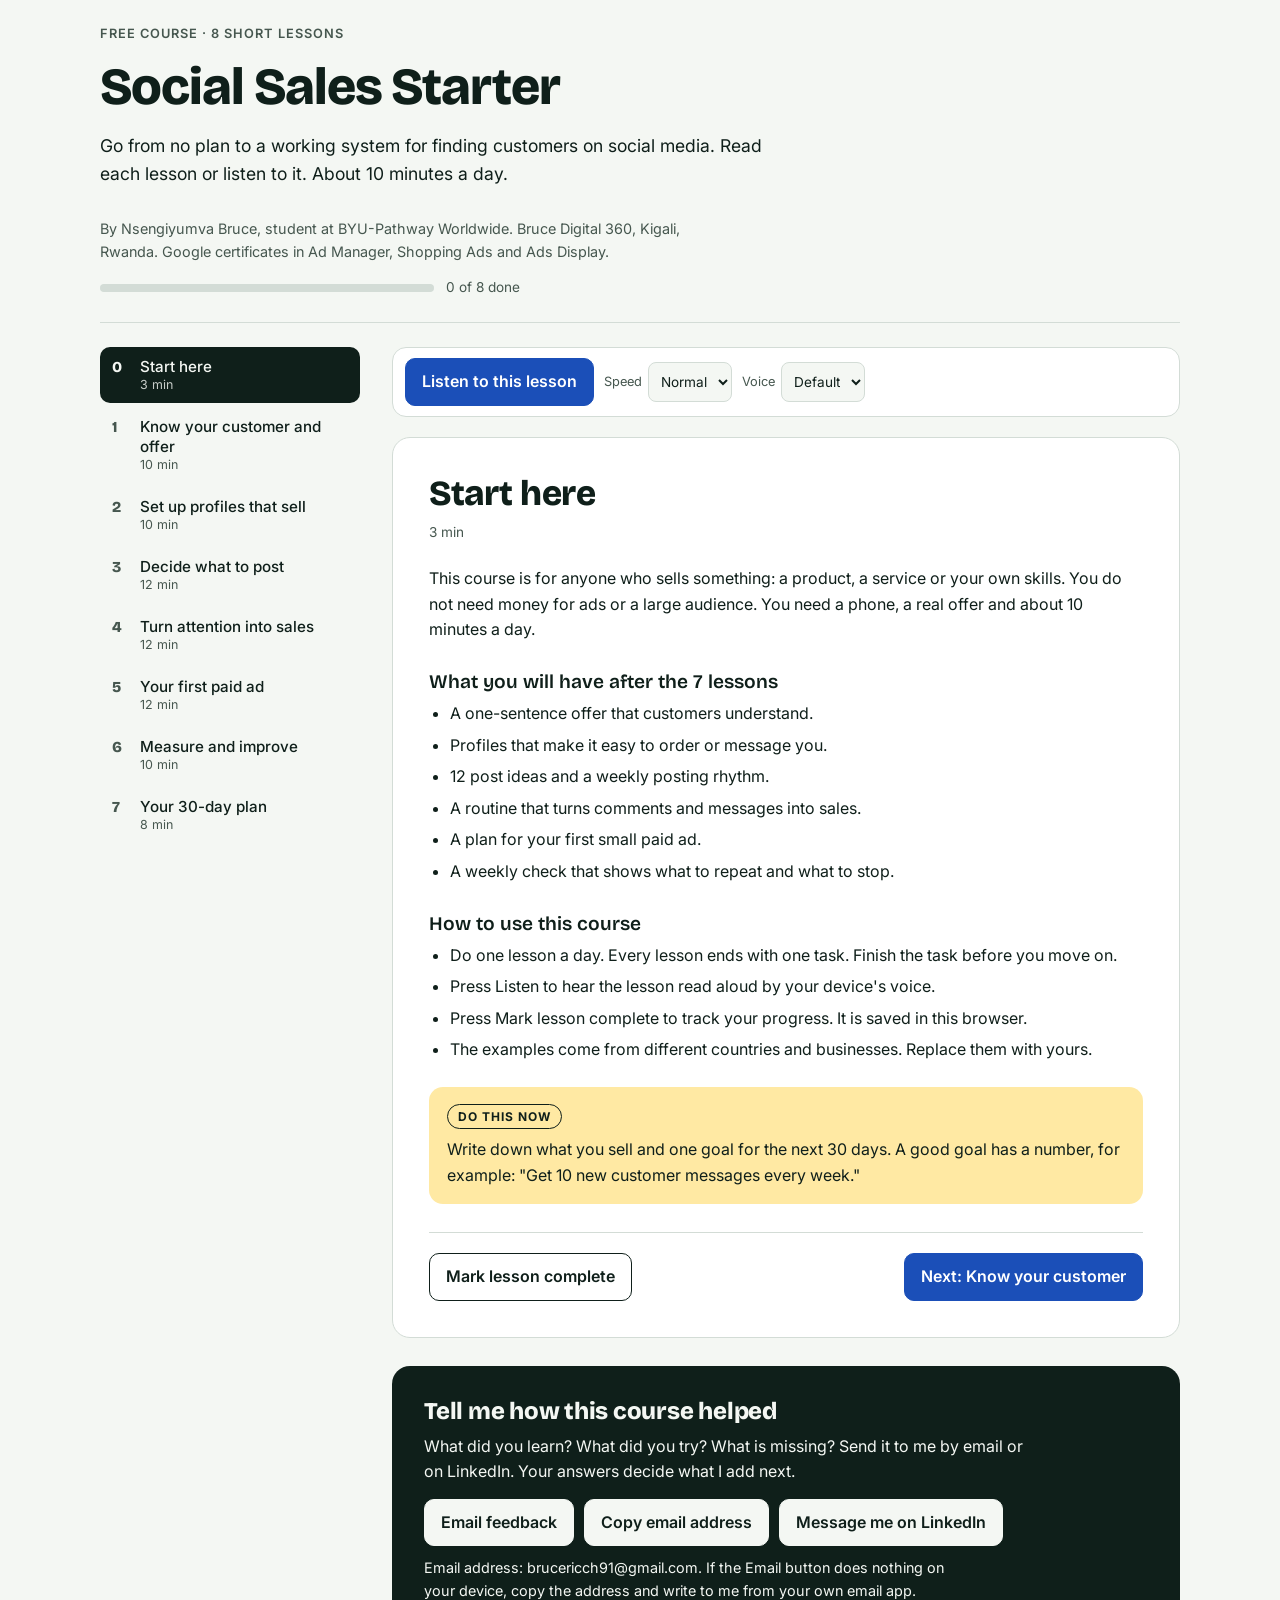
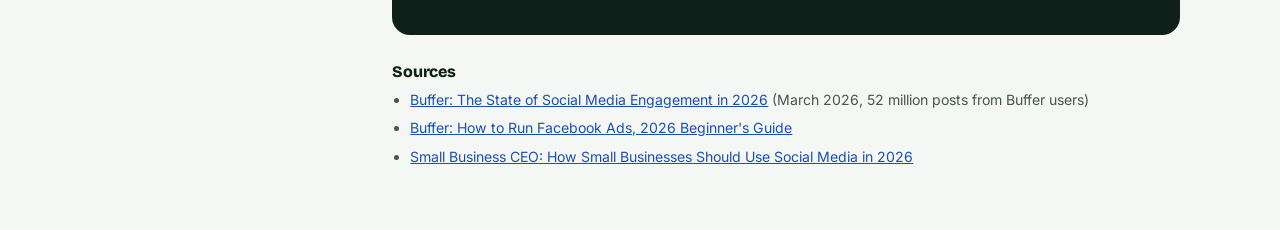
<file: index.html>
<!doctype html>
<html lang="en">
<head>
<meta charset="utf-8">
<meta name="viewport" content="width=device-width,initial-scale=1">
<meta name="description" content="A free 8-lesson course on selling with social media. Written lessons, audio playback and practice tools, by Nsengiyumva Bruce of Bruce Digital 360, Kigali.">
<meta name="author" content="Nsengiyumva Bruce">
<meta property="og:type" content="website">
<meta property="og:title" content="Social Sales Starter">
<meta property="og:description" content="A free 8-lesson course on selling with social media. Read it or listen to it.">
<meta name="twitter:card" content="summary">
<meta name="theme-color" content="#0F1F1A">
<link rel="icon" href="data:image/svg+xml,%3Csvg xmlns=%27http://www.w3.org/2000/svg%27 viewBox=%270 0 64 64%27%3E%3Crect width=%2764%27 height=%2764%27 rx=%2714%27 fill=%27%231B4FB8%27/%3E%3Ctext x=%2732%27 y=%2745%27 font-size=%2738%27 font-family=%27Arial,sans-serif%27 font-weight=%27700%27 text-anchor=%27middle%27 fill=%27white%27%3EB%3C/text%3E%3C/svg%3E">
<style>:root{color-scheme:light}[hidden]{display:none!important}img{max-width:100%}</style>
<title>Social Sales Starter</title>
<link rel="stylesheet" href="https://fonts.googleapis.com/css2?family=Bricolage+Grotesque:opsz,wght@12..96,600;800&family=Inter:wght@400;500;600&display=swap">
<style>
/* Layout: a course shell. Lesson list on the left (a scrolling strip on phones), one lesson at a time on the right, listen bar above it. */
:root{
  --bg:#F4F7F3;
  --surface:#FFFFFF;
  --ink:#0F1F1A;
  --muted:#46574F;
  --line:#D3DCD6;
  --accent:#1B4FB8;
  --accent-ink:#FFFFFF;
  --sun:#FFE9A3;
  --sun-ink:#0F1F1A;
  --leaf:#1E6F46;
  --leaf-soft:#DDF1E5;
  --warn:#9A3412;
  --warn-soft:#FDE8DC;
  --f-display:'Bricolage Grotesque','Segoe UI',system-ui,sans-serif;
  --f-body:'Inter','Segoe UI',system-ui,-apple-system,sans-serif;
}
@media (prefers-color-scheme: dark){
  :root:not([data-theme="light"]){
    --bg:#0C1512;--surface:#141F1B;--ink:#EAF1ED;--muted:#A6B6AE;--line:#27372F;
    --accent:#8FB3FF;--accent-ink:#0C1512;--sun:#3B3312;--sun-ink:#F6EBC0;
    --leaf:#6EDBA2;--leaf-soft:#12301F;--warn:#FFB38A;--warn-soft:#3A1D0F;
    color-scheme:dark;
  }
}
:root[data-theme="dark"]{
  --bg:#0C1512;--surface:#141F1B;--ink:#EAF1ED;--muted:#A6B6AE;--line:#27372F;
  --accent:#8FB3FF;--accent-ink:#0C1512;--sun:#3B3312;--sun-ink:#F6EBC0;
  --leaf:#6EDBA2;--leaf-soft:#12301F;--warn:#FFB38A;--warn-soft:#3A1D0F;
  color-scheme:dark;
}
*{box-sizing:border-box}
body{
  background:var(--bg);color:var(--ink);
  font-family:var(--f-body);font-size:16px;line-height:1.6;
  margin:0;
  padding-left:max(16px,env(safe-area-inset-left,0px));
  padding-right:max(16px,env(safe-area-inset-right,0px));
  padding-block:24px 48px;
}
.wrap{max-width:1080px;margin:0 auto}
h1,h2,h3{font-family:var(--f-display);line-height:1.15;text-wrap:balance;margin:0}
h1{font-size:clamp(2rem,5vw,3.25rem);font-weight:800;letter-spacing:-0.02em}
h2{font-size:clamp(1.6rem,3.4vw,2.2rem);font-weight:800;letter-spacing:-0.01em}
h3{font-size:1.2rem;font-weight:600;margin-top:28px;margin-bottom:8px}
p{margin:0 0 14px}
ul,ol{margin:0 0 14px;padding-left:1.3em}
li{margin-bottom:6px}
a{color:var(--accent)}
:focus-visible{outline:3px solid var(--accent);outline-offset:2px;border-radius:4px}
h2:focus{outline:none}

/* header */
.top{display:grid;gap:14px;padding-bottom:24px;border-bottom:1px solid var(--line);margin-bottom:24px}
.kicker{font-size:.8rem;font-weight:600;letter-spacing:.08em;text-transform:uppercase;color:var(--muted)}
.lead{font-size:1.1rem;max-width:62ch;color:var(--ink)}
.byline{font-size:.9rem;color:var(--muted);max-width:70ch;margin:0}
.progress{display:flex;align-items:center;gap:12px;max-width:420px}
.bar{flex:1;height:8px;border-radius:99px;background:var(--line);overflow:hidden}
.bar i{display:block;height:100%;width:0;background:var(--leaf);transition:width .3s}
.progress span{font-size:.85rem;color:var(--muted);white-space:nowrap}

/* shell */
.shell{display:grid;grid-template-columns:260px minmax(0,1fr);gap:32px;align-items:start}
.toc{position:sticky;top:calc(16px + env(safe-area-inset-top,0px))}
.toc ol{list-style:none;margin:0;padding:0;display:grid;gap:4px}
.toc li{margin:0}
.toc a{display:flex;gap:10px;align-items:baseline;padding:10px 12px;border-radius:10px;text-decoration:none;color:var(--ink);font-weight:500;font-size:.95rem;line-height:1.3;min-height:44px}
.toc a:hover{background:var(--surface)}
.toc a .n{font-family:var(--f-display);font-weight:800;color:var(--muted);min-width:1.2em}
.toc a.on{background:var(--ink);color:var(--bg)}
.toc a.on .n{color:var(--bg)}
.toc a.finished .n::after{content:"";}
.toc a.finished{box-shadow:inset 0 -3px 0 var(--leaf)}
.toc small{display:block;font-weight:400;color:var(--muted);font-size:.78rem}
.toc a.on small{color:var(--bg);opacity:.8}

/* listen bar */
.listen{display:flex;flex-wrap:wrap;gap:10px;align-items:center;background:var(--surface);border:1px solid var(--line);border-radius:14px;padding:10px 12px;margin-bottom:20px}
.listen label{font-size:.8rem;color:var(--muted);display:flex;align-items:center;gap:6px}
.listen select{font:inherit;font-size:.85rem;color:var(--ink);background:var(--bg);border:1px solid var(--line);border-radius:8px;padding:8px;max-width:200px;min-height:40px}
.btn{font:inherit;font-weight:600;border-radius:10px;padding:10px 16px;min-height:44px;cursor:pointer;border:1px solid var(--ink);background:var(--surface);color:var(--ink)}
.btn.primary{background:var(--accent);border-color:var(--accent);color:var(--accent-ink)}
.btn:hover{filter:brightness(.96)}
.btn[aria-pressed="true"]{background:var(--ink);color:var(--bg)}

/* lesson */
article{background:var(--surface);border:1px solid var(--line);border-radius:18px;padding:clamp(18px,4vw,36px)}
.meta{display:flex;gap:10px;flex-wrap:wrap;color:var(--muted);font-size:.85rem;margin:8px 0 22px}
.reading{background:var(--sun);color:var(--sun-ink);border-radius:6px;box-shadow:0 0 0 4px var(--sun)}
.do{background:var(--sun);color:var(--sun-ink);border-radius:14px;padding:16px 18px;margin:24px 0}
.do .tag{display:inline-block;font-size:.75rem;font-weight:700;letter-spacing:.08em;text-transform:uppercase;border:1.5px solid currentColor;border-radius:99px;padding:2px 10px;margin-bottom:8px}
.do p:last-child,.do ul:last-child{margin-bottom:0}
.note{font-size:.88rem;color:var(--muted)}
.example{background:var(--bg);border:1px dashed var(--line);border-radius:12px;padding:12px 14px;margin:0 0 14px}
.tool{background:var(--bg);border:1px solid var(--line);border-radius:14px;padding:16px;margin:20px 0}
.tool h4{font-family:var(--f-display);font-size:1.05rem;margin:0 0 4px}
.tool .hint{font-size:.82rem;color:var(--muted);margin-bottom:12px}
.fields{display:grid;grid-template-columns:repeat(auto-fit,minmax(170px,1fr));gap:12px;margin-bottom:12px}
.fields label{display:grid;gap:4px;font-size:.82rem;font-weight:600;min-width:0}
.fields input{font:inherit;font-weight:400;color:var(--ink);background:var(--surface);border:1px solid var(--line);border-radius:8px;padding:10px;min-height:44px;width:100%}
.out{background:var(--surface);border:1px solid var(--line);border-radius:12px;padding:12px 14px;font-weight:600}
.results{display:grid;grid-template-columns:repeat(auto-fit,minmax(150px,1fr));gap:10px}
.results div{background:var(--surface);border:1px solid var(--line);border-radius:12px;padding:10px 14px}
.results b{display:block;font-family:var(--f-display);font-size:1.6rem;font-variant-numeric:tabular-nums}
.results span{font-size:.8rem;color:var(--muted)}
.check{display:flex;gap:10px;align-items:flex-start;margin-bottom:8px}
.check input{width:22px;height:22px;margin-top:2px;flex:none;accent-color:var(--accent)}
.check label{cursor:pointer}
.week{background:var(--bg);border:1px solid var(--line);border-radius:14px;padding:14px 16px;margin-bottom:12px}
.week h3{margin:0 0 8px;font-size:1.05rem}

/* quiz */
.quiz{border:1px solid var(--line);border-radius:14px;padding:16px;margin:24px 0}
.quiz .q{font-weight:600;margin-bottom:10px}
.quiz .tagq{font-size:.75rem;font-weight:700;letter-spacing:.08em;text-transform:uppercase;color:var(--muted);display:block;margin-bottom:4px}
.opts{display:grid;gap:8px}
.opt{font:inherit;text-align:left;color:var(--ink);background:var(--bg);border:1.5px solid var(--line);border-radius:10px;padding:10px 14px;min-height:44px;cursor:pointer}
.opt:hover:not(:disabled){border-color:var(--ink)}
.opt.ok{background:var(--leaf-soft);border-color:var(--leaf);color:var(--ink)}
.opt.no{background:var(--warn-soft);border-color:var(--warn);color:var(--ink);text-decoration:line-through}
.opt:disabled{cursor:default}
.fb{margin:10px 0 0;font-size:.92rem}

.lessonnav{display:flex;flex-wrap:wrap;gap:10px;justify-content:space-between;align-items:center;margin-top:28px;padding-top:20px;border-top:1px solid var(--line)}
.lessonnav a.btn{text-decoration:none;display:inline-flex;align-items:center}
.done-btn[aria-pressed="true"]{background:var(--leaf);border-color:var(--leaf);color:var(--bg)}

/* feedback + sources */
.feedback{margin-top:28px;background:var(--ink);color:var(--bg);border-radius:18px;padding:clamp(18px,4vw,32px)}
.feedback h2{font-size:1.5rem}
.feedback p{max-width:60ch;margin-top:8px}
.feedback .row{display:flex;flex-wrap:wrap;gap:10px;margin-top:14px}
.feedback .btn{background:var(--bg);color:var(--ink);border-color:var(--bg)}
.feedback a.btn{text-decoration:none;display:inline-flex;align-items:center}
.feedback .msg{font-size:.9rem;margin-top:10px;margin-bottom:0}
.sources{margin-top:28px;font-size:.88rem;color:var(--muted)}
.sources h2{font-size:1rem;color:var(--ink);margin-bottom:8px}

@media (max-width:860px){
  .shell{grid-template-columns:minmax(0,1fr);gap:20px}
  .toc{position:static;overflow-x:auto;padding-bottom:6px}
  .toc ol{display:flex;gap:8px;width:max-content}
  .toc a{background:var(--surface);border:1px solid var(--line);white-space:nowrap}
  .toc small{display:none}
}
@media (prefers-reduced-motion:reduce){.bar i{transition:none}}
</style>

</head>
<body>
<div class="wrap">
<header class="top">
  <span class="kicker">Free course · 8 short lessons</span>
  <h1>Social Sales Starter</h1>
  <p class="lead">Go from no plan to a working system for finding customers on social media. Read each lesson or listen to it. About 10 minutes a day.</p>
  <p class="byline">By Nsengiyumva Bruce, student at BYU-Pathway Worldwide. Bruce Digital 360, Kigali, Rwanda. Google certificates in Ad Manager, Shopping Ads and Ads Display.</p>
  <div class="progress" aria-live="polite"><div class="bar" aria-hidden="true"><i id="bar"></i></div><span id="ptext">0 of 8 done</span></div>
</header>

<div class="shell">
<nav class="toc" aria-label="Lessons">
  <ol>
    <li><a href="#start"><span class="n">0</span><span>Start here<small>3 min</small></span></a></li>
    <li><a href="#lesson-1"><span class="n">1</span><span>Know your customer and offer<small>10 min</small></span></a></li>
    <li><a href="#lesson-2"><span class="n">2</span><span>Set up profiles that sell<small>10 min</small></span></a></li>
    <li><a href="#lesson-3"><span class="n">3</span><span>Decide what to post<small>12 min</small></span></a></li>
    <li><a href="#lesson-4"><span class="n">4</span><span>Turn attention into sales<small>12 min</small></span></a></li>
    <li><a href="#lesson-5"><span class="n">5</span><span>Your first paid ad<small>12 min</small></span></a></li>
    <li><a href="#lesson-6"><span class="n">6</span><span>Measure and improve<small>10 min</small></span></a></li>
    <li><a href="#lesson-7"><span class="n">7</span><span>Your 30-day plan<small>8 min</small></span></a></li>
  </ol>
</nav>

<main>
<div class="listen no-say" id="listen" hidden>
  <button type="button" class="btn primary" id="listenBtn" aria-pressed="false">Listen to this lesson</button>
  <label for="rate">Speed
    <select id="rate"><option value="0.85">Slow</option><option value="1" selected>Normal</option><option value="1.15">Fast</option></select>
  </label>
  <label for="voice">Voice
    <select id="voice"><option value="">Default</option></select>
  </label>
</div>

<!-- LESSON 0 -->
<article id="start" tabindex="-1">
  <h2 tabindex="-1">Start here</h2>
  <div class="meta"><span>3 min</span></div>
  <p>This course is for anyone who sells something: a product, a service or your own skills. You do not need money for ads or a large audience. You need a phone, a real offer and about 10 minutes a day.</p>
  <h3>What you will have after the 7 lessons</h3>
  <ul>
    <li>A one-sentence offer that customers understand.</li>
    <li>Profiles that make it easy to order or message you.</li>
    <li>12 post ideas and a weekly posting rhythm.</li>
    <li>A routine that turns comments and messages into sales.</li>
    <li>A plan for your first small paid ad.</li>
    <li>A weekly check that shows what to repeat and what to stop.</li>
  </ul>
  <h3>How to use this course</h3>
  <ul>
    <li>Do one lesson a day. Every lesson ends with one task. Finish the task before you move on.</li>
    <li>Press Listen to hear the lesson read aloud by your device's voice.</li>
    <li>Press Mark lesson complete to track your progress. It is saved in this browser.</li>
    <li>The examples come from different countries and businesses. Replace them with yours.</li>
  </ul>
  <div class="do"><span class="tag">Do this now</span>
    <p>Write down what you sell and one goal for the next 30 days. A good goal has a number, for example: "Get 10 new customer messages every week."</p>
  </div>
  <div class="lessonnav no-say">
    <button type="button" class="btn done-btn" data-lesson="start" aria-pressed="false">Mark lesson complete</button>
    <a class="btn primary" href="#lesson-1">Next: Know your customer</a>
  </div>
</article>

<!-- LESSON 1 -->
<article id="lesson-1" tabindex="-1" hidden>
  <h2 tabindex="-1">Know your customer and your offer</h2>
  <div class="meta"><span>Lesson 1 of 7</span><span>10 min</span></div>
  <p>Most posts fail because they speak to everyone. When you try to reach everyone, nobody feels the post is meant for them. Start with one type of customer.</p>
  <h3>Describe one customer</h3>
  <ul>
    <li>Who are they? Think of age, job and place.</li>
    <li>What problem do they want solved?</li>
    <li>Which app do they already open every day?</li>
  </ul>
  <h3>Write your offer in one sentence</h3>
  <p>Use this pattern: I help [who] get [result] with [what you sell].</p>
  <div class="example"><p><strong>Example:</strong> I help small cafés get more walk-in customers with eye-catching Instagram posts.</p><p style="margin:0"><strong>Example:</strong> I help office workers in Nairobi get tailored shirts delivered in one week.</p></div>
  <div class="tool no-say">
    <h4>Offer builder</h4>
    <p class="hint">Example values are filled in. Replace them with your own.</p>
    <div class="fields">
      <label for="of-who">Who you help<input id="of-who" type="text" value="small cafés" autocomplete="off"></label>
      <label for="of-res">The result they get<input id="of-res" type="text" value="more walk-in customers" autocomplete="off"></label>
      <label for="of-what">What you sell<input id="of-what" type="text" value="eye-catching Instagram posts" autocomplete="off"></label>
    </div>
    <p class="out" id="offer-out" style="margin-bottom:10px"></p>
    <button type="button" class="btn" data-copy="offer-out">Copy sentence</button>
  </div>
  <h3>Choose where to start</h3>
  <p>Pick one or two platforms, not five. Go where your customer already spends time.</p>
  <ul>
    <li><strong>WhatsApp and Facebook:</strong> good for local customers who like to chat before they buy.</li>
    <li><strong>Instagram:</strong> good for products that look good in photos, such as food, fashion, beauty and crafts.</li>
    <li><strong>TikTok:</strong> short videos that can reach people who do not follow you yet.</li>
    <li><strong>LinkedIn:</strong> good for services, business customers and professional skills.</li>
  </ul>
  <div class="do"><span class="tag">Do this now</span>
    <p>Write your customer description and your offer sentence. Choose your first platform.</p>
  </div>
  <div class="quiz no-say" data-quiz data-explain="It names who you help, the result they get and what you sell. The other two could describe any business.">
    <span class="tagq">Check yourself</span>
    <p class="q">Which offer sentence is strongest?</p>
    <div class="opts">
      <button type="button" class="opt">We sell good quality products for everyone.</button>
      <button type="button" class="opt" data-ok="1">I help busy parents in Kigali get fresh lunch boxes delivered before noon.</button>
      <button type="button" class="opt">Best prices. Follow us for more!</button>
    </div>
    <p class="fb" hidden></p>
  </div>
  <div class="lessonnav no-say">
    <a class="btn" href="#start">Back</a>
    <button type="button" class="btn done-btn" data-lesson="lesson-1" aria-pressed="false">Mark lesson complete</button>
    <a class="btn primary" href="#lesson-2">Next: Set up profiles</a>
  </div>
</article>

<!-- LESSON 2 -->
<article id="lesson-2" tabindex="-1" hidden>
  <h2 tabindex="-1">Set up profiles that sell</h2>
  <div class="meta"><span>Lesson 2 of 7</span><span>10 min</span></div>
  <p>When someone likes one of your posts, the next thing they do is open your profile. If it is unclear, they leave. A good profile answers three questions in five seconds: what do you sell, who is it for and how do I order?</p>
  <h3>The five parts of a strong profile</h3>
  <ul>
    <li><strong>Name and photo:</strong> use the same name and the same logo or face photo on every platform so people recognise you.</li>
    <li><strong>Bio:</strong> say what you sell, who it is for, where you work and how to order.</li>
    <li><strong>One link:</strong> send people to the place where you want them to go, such as your WhatsApp chat link, your catalog or your website.</li>
    <li><strong>Contact button:</strong> turn on the call, message or email button so ordering takes one tap.</li>
    <li><strong>Pinned or featured post:</strong> show your best offer or best customer result at the top.</li>
  </ul>
  <div class="example"><p style="margin:0"><strong>Example bio:</strong> Fresh lunch boxes for busy workers in Kigali. Order before 10:00, delivered by 12:00. Tap the link to order on WhatsApp.</p></div>
  <h3>Use a business account</h3>
  <p>On Instagram, TikTok and Facebook, switch to a business or professional account. It is free and shows statistics about who sees your posts. You will use those numbers in lesson 6.</p>
  <h3>Try WhatsApp Business</h3>
  <p>WhatsApp Business is a free app for small businesses. It lets you add a business profile, a product catalog, quick replies for common questions and labels to organise customers. Features differ between countries, so check WhatsApp's help pages for the current steps.</p>
  <div class="do"><span class="tag">Do this now</span>
    <p>Tick each item when your profile has it.</p>
    <div class="no-say">
      <div class="check"><input type="checkbox" id="p1" data-key="p1"><label for="p1">Same name and photo on every platform</label></div>
      <div class="check"><input type="checkbox" id="p2" data-key="p2"><label for="p2">Bio with what I sell, who for, where and how to order</label></div>
      <div class="check"><input type="checkbox" id="p3" data-key="p3"><label for="p3">One link that leads to ordering</label></div>
      <div class="check"><input type="checkbox" id="p4" data-key="p4"><label for="p4">Contact button turned on</label></div>
      <div class="check"><input type="checkbox" id="p5" data-key="p5"><label for="p5">Business account switched on</label></div>
    </div>
  </div>
  <div class="quiz no-say" data-quiz data-explain="It says what you sell, where, how fast and how to order. The other bios give a customer nothing to act on.">
    <span class="tagq">Check yourself</span>
    <p class="q">Which bio is best?</p>
    <div class="opts">
      <button type="button" class="opt">Welcome to my page.</button>
      <button type="button" class="opt">Follow for follow.</button>
      <button type="button" class="opt" data-ok="1">Tailor in Nairobi. Shirts made in 7 days. Tap to chat on WhatsApp.</button>
    </div>
    <p class="fb" hidden></p>
  </div>
  <div class="lessonnav no-say">
    <a class="btn" href="#lesson-1">Back</a>
    <button type="button" class="btn done-btn" data-lesson="lesson-2" aria-pressed="false">Mark lesson complete</button>
    <a class="btn primary" href="#lesson-3">Next: What to post</a>
  </div>
</article>

<!-- LESSON 3 -->
<article id="lesson-3" tabindex="-1" hidden>
  <h2 tabindex="-1">Decide what to post</h2>
  <div class="meta"><span>Lesson 3 of 7</span><span>12 min</span></div>
  <p>Consistency beats perfection. In a 2026 study of more than 52 million posts, Buffer found that accounts that skipped a week grew followers below their own normal rate, and that posting one or two times a week was clearly better than staying silent. Two or three good posts a week is enough to start, if you can keep it up.</p>
  <h3>Five kinds of posts</h3>
  <ul>
    <li><strong>Show:</strong> your product or service in real use.</li>
    <li><strong>Teach:</strong> one useful tip your customer can use today.</li>
    <li><strong>Prove:</strong> customer photos, reviews and results.</li>
    <li><strong>Behind the scenes:</strong> how you make it and who is on your team.</li>
    <li><strong>Offer:</strong> a clear invitation to buy or to message you.</li>
  </ul>
  <p>A common rule of thumb is about four helpful posts for every one direct offer. It is a guideline, not a law, so test what works for your audience.</p>
  <h3>Pick the right format</h3>
  <ul>
    <li><strong>Carousels</strong> (several slides you swipe): in Buffer's data they had the highest engagement on LinkedIn, about 21.8%, and on Instagram, about 6.9%.</li>
    <li><strong>Short videos:</strong> on Instagram, Reels reached more people than carousels, while carousels earned more engagement. Videos shot on a phone can work better than polished ones.</li>
    <li><strong>Photos and text:</strong> still useful, especially on Facebook, where all formats performed close together.</li>
  </ul>
  <p class="note">Buffer's data comes from posts scheduled through Buffer, so use the numbers as a guide, not a rule for every country.</p>
  <h3>A simple post formula</h3>
  <ul>
    <li><strong>Hook:</strong> the first line or the first seconds make people stop.</li>
    <li><strong>Value:</strong> give the tip, the proof or the story.</li>
    <li><strong>Call to action:</strong> tell people what to do next, for example "Message me to order."</li>
  </ul>
  <h3>A weekly rhythm to start with</h3>
  <ul>
    <li>Monday: Teach.</li>
    <li>Wednesday: Show.</li>
    <li>Friday: Prove, and an Offer every second week.</li>
  </ul>
  <h3>Starter ideas</h3>
  <ul>
    <li>The three mistakes customers make when buying what you sell.</li>
    <li>How your product is made, in 30 seconds.</li>
    <li>A before and after.</li>
    <li>The question customers ask you most.</li>
    <li>A customer story, with their permission.</li>
    <li>Your price list and how to order.</li>
    <li>Meet the person behind the business.</li>
    <li>A myth and the fact about your product.</li>
  </ul>
  <p>Treat posting time as a test, not a rule. Try two different times for a month and keep the better one.</p>
  <div class="do"><span class="tag">Do this now</span>
    <p>Write 12 post ideas: three posts a week for four weeks. Then publish the first one today.</p>
  </div>
  <div class="quiz no-say" data-quiz data-explain="Buffer's data shows that posting regularly, even once or twice a week, beats going silent. Waiting for perfect usually means not posting.">
    <span class="tagq">Check yourself</span>
    <p class="q">A friend stops posting for two weeks to make one perfect video. What is the better approach?</p>
    <div class="opts">
      <button type="button" class="opt">Wait until the video is perfect.</button>
      <button type="button" class="opt" data-ok="1">Post simple things once or twice a week while you work on the video.</button>
      <button type="button" class="opt">Post ten times in one day, then stop.</button>
    </div>
    <p class="fb" hidden></p>
  </div>
  <div class="lessonnav no-say">
    <a class="btn" href="#lesson-2">Back</a>
    <button type="button" class="btn done-btn" data-lesson="lesson-3" aria-pressed="false">Mark lesson complete</button>
    <a class="btn primary" href="#lesson-4">Next: Turn attention into sales</a>
  </div>
</article>

<!-- LESSON 4 -->
<article id="lesson-4" tabindex="-1" hidden>
  <h2 tabindex="-1">Turn attention into sales</h2>
  <div class="meta"><span>Lesson 4 of 7</span><span>12 min</span></div>
  <p>Likes do not pay your bills. Conversations do. This lesson is about what you do after someone shows interest.</p>
  <h3>Reply to every comment</h3>
  <p>Buffer found that posts where the account replied to comments had higher engagement than the same account's other posts: about 30% higher on LinkedIn and about 21% higher on Instagram. This shows a link, not proof that replying is the cause. Replying costs nothing, so try it.</p>
  <ul>
    <li>Reply within a few hours when you can.</li>
    <li>Ask a question back to keep the conversation going.</li>
    <li>Give the price in public when you can, and move details such as address and payment to private messages.</li>
  </ul>
  <h3>A simple sales conversation</h3>
  <ol>
    <li>Greet the person and thank them.</li>
    <li>Ask what they need.</li>
    <li>Recommend one option, not ten.</li>
    <li>Give the price, the delivery time and how to pay.</li>
    <li>Ask for the order: "Shall I prepare it for you today?"</li>
    <li>Follow up after delivery and ask for a review.</li>
  </ol>
  <div class="tool no-say">
    <h4>Three replies you can copy</h4>
    <p class="hint">Change the words in brackets.</p>
    <p class="example" id="s1">Hello, thanks for your message. What are you looking for today?</p>
    <button type="button" class="btn" data-copy="s1" style="margin-bottom:12px">Copy greeting</button>
    <p class="example" id="s2">The price is [price] and delivery takes [time]. Send me your location and I will confirm the total.</p>
    <button type="button" class="btn" data-copy="s2" style="margin-bottom:12px">Copy price reply</button>
    <p class="example" id="s3">Hello, did your order arrive well? If you are happy, could you send me a photo or one sentence about it? I will only post it with your permission.</p>
    <button type="button" class="btn" data-copy="s3">Copy follow-up</button>
  </div>
  <h3>Collect proof</h3>
  <p>After each happy sale, ask for a photo or a one-sentence review, and ask permission before you post it. Real customer proof is the strongest post you can make.</p>
  <h3>Track your leads</h3>
  <p>A notebook or a simple spreadsheet is enough. Use these columns: name, where they came from, what they want, status (new, talking or paid) and the date to follow up.</p>
  <div class="do"><span class="tag">Do this now</span>
    <p>Reply to every comment and message from the last seven days. Then start your lead list.</p>
  </div>
  <div class="quiz no-say" data-quiz data-explain="A public answer with the price shows you are open and saves the customer a step. Asking for their location moves the sale into a private chat.">
    <span class="tagq">Check yourself</span>
    <p class="q">Someone comments "Price?" on your post. What is the best reply?</p>
    <div class="opts">
      <button type="button" class="opt">Check your inbox.</button>
      <button type="button" class="opt" data-ok="1">The price is [price] and delivery takes 2 days. Message me your location and I will confirm.</button>
      <button type="button" class="opt">Do not reply. They will ask again.</button>
    </div>
    <p class="fb" hidden></p>
  </div>
  <div class="lessonnav no-say">
    <a class="btn" href="#lesson-3">Back</a>
    <button type="button" class="btn done-btn" data-lesson="lesson-4" aria-pressed="false">Mark lesson complete</button>
    <a class="btn primary" href="#lesson-5">Next: Your first paid ad</a>
  </div>
</article>

<!-- LESSON 5 -->
<article id="lesson-5" tabindex="-1" hidden>
  <h2 tabindex="-1">Your first paid ad</h2>
  <div class="meta"><span>Lesson 5 of 7</span><span>12 min</span></div>
  <p>Ads can speed things up, but only after the basics work. Run an ad when you have a clear offer, a profile that makes ordering easy and a few posts that people responded to. Then put money behind the post that already did best. Paid ads amplify what works. They do not fix what does not.</p>
  <h3>Steps in Meta Ads Manager</h3>
  <p>This covers Facebook and Instagram ads.</p>
  <ol>
    <li><strong>Prepare:</strong> have a Facebook Page and a payment method added.</li>
    <li><strong>Choose an objective.</strong> Meta offers six: Awareness, Traffic, Engagement, Leads, App promotion and Sales. Many local businesses start by sending people to a message chat on WhatsApp, Messenger or Instagram.</li>
    <li><strong>Set the audience:</strong> location, age and language first, then interests. Keep it broad at the start.</li>
    <li><strong>Set a budget.</strong> The minimum is $1 per day per ad set. Below roughly $5 a day you mostly learn direction, not firm results.</li>
    <li><strong>Make the ad:</strong> one clear image or short video, short text and always a call-to-action button. Check image sizes so nothing is cropped.</li>
    <li><strong>Publish and wait.</strong> Review usually takes up to 24 hours. Wait three to seven days before you judge. Day-one results are often misleading.</li>
  </ol>
  <p class="note">Menus and names change from time to time. Check Meta's Help Center for the current steps. This course is not affiliated with Meta.</p>
  <div class="tool no-say">
    <h4>Test budget calculator</h4>
    <p class="hint">Example values are filled in. Use your own currency and the cost per click you see in Ads Manager.</p>
    <div class="fields">
      <label for="b-day">Budget per day<input id="b-day" type="number" min="0" step="any" value="5"></label>
      <label for="b-days">Number of days<input id="b-days" type="number" min="1" step="1" value="7"></label>
      <label for="b-cpc">Cost per click<input id="b-cpc" type="number" min="0" step="any" value="0.5"></label>
    </div>
    <div class="results">
      <div><b id="b-total">-</b><span>Total you will spend</span></div>
      <div><b id="b-clicks">-</b><span>Estimated clicks</span></div>
    </div>
  </div>
  <p>Cost per click varies widely by country and industry. One US-based figure quoted by Buffer puts the average across industries at $1.72, ranging from $0.45 for apparel to $3.77 for finance. Your local cost may be very different. After the first week, use your own Ads Manager numbers.</p>
  <h3>Common mistakes</h3>
  <ul>
    <li>Starting with no goal.</li>
    <li>Judging the ad after one day.</li>
    <li>Spending so little that you learn nothing.</li>
    <li>Changing many things at once. Change one thing at a time, such as the image or the text, so you know what made the difference.</li>
  </ul>
  <div class="do"><span class="tag">Do this now</span>
    <p>Choose your best post from the last month. Write the goal for a 7-day test and a budget you can afford to lose.</p>
  </div>
  <div class="quiz no-say" data-quiz data-explain="Day-one results are often misleading. Give the ad three to seven days, then decide what to change.">
    <span class="tagq">Check yourself</span>
    <p class="q">Your ad has run for one day with no sales. What should you do?</p>
    <div class="opts">
      <button type="button" class="opt">Delete it and quit ads.</button>
      <button type="button" class="opt">Triple the budget.</button>
      <button type="button" class="opt" data-ok="1">Wait three to seven days, then judge the results.</button>
    </div>
    <p class="fb" hidden></p>
  </div>
  <div class="lessonnav no-say">
    <a class="btn" href="#lesson-4">Back</a>
    <button type="button" class="btn done-btn" data-lesson="lesson-5" aria-pressed="false">Mark lesson complete</button>
    <a class="btn primary" href="#lesson-6">Next: Measure and improve</a>
  </div>
</article>

<!-- LESSON 6 -->
<article id="lesson-6" tabindex="-1" hidden>
  <h2 tabindex="-1">Measure and improve</h2>
  <div class="meta"><span>Lesson 6 of 7</span><span>10 min</span></div>
  <p>You only need a few numbers, and you only need to look at them once a week.</p>
  <ul>
    <li><strong>Reach:</strong> how many people saw your post.</li>
    <li><strong>Engagement:</strong> reactions, comments, shares and saves.</li>
    <li><strong>Clicks or messages:</strong> people who took a step toward buying.</li>
    <li><strong>Sales:</strong> the number that pays you.</li>
  </ul>
  <h3>Engagement rate</h3>
  <p>Engagement rate is engagement divided by reach, times 100. Tools define it slightly differently, and some divide by followers. Pick one method and use it every time you compare.</p>
  <div class="tool no-say">
    <h4>Engagement rate calculator</h4>
    <p class="hint">Example values are filled in. Use the numbers from one of your posts.</p>
    <div class="fields">
      <label for="e-eng">Engagement (reactions, comments, shares, saves)<input id="e-eng" type="number" min="0" step="1" value="120"></label>
      <label for="e-reach">Reach (people who saw it)<input id="e-reach" type="number" min="0" step="1" value="2400"></label>
    </div>
    <div class="results"><div><b id="e-rate">-</b><span>Engagement rate</span></div></div>
  </div>
  <h3>Compare with yourself</h3>
  <p>Buffer recommends comparing each platform with its own baseline, not with other platforms. For rough context, Buffer's 2025 medians were about 6.1% on LinkedIn, 5.6% on Facebook, 5.5% on Instagram and 4.6% on TikTok. These come from Buffer users, so use them only as background. Your best comparison is your own last month.</p>
  <h3>The 20-minute weekly review</h3>
  <ol>
    <li>Open your statistics for the last seven days.</li>
    <li>List your three best and three weakest posts.</li>
    <li>Ask what the best ones had in common: the topic, the format or the first line.</li>
    <li>Make more of that and stop the weakest kind.</li>
    <li>Write one change to test next week.</li>
  </ol>
  <div class="do"><span class="tag">Do this now</span>
    <p>Do your first weekly review and write down one change to test.</p>
  </div>
  <div class="quiz no-say" data-quiz data-explain="Platforms and accounts differ. Your own past results tell you whether you are improving.">
    <span class="tagq">Check yourself</span>
    <p class="q">Your Instagram engagement rate is 3% and a friend's TikTok rate is 6%. What should you do?</p>
    <div class="opts">
      <button type="button" class="opt">Move everything to TikTok.</button>
      <button type="button" class="opt" data-ok="1">Compare your Instagram rate with your own Instagram results from earlier weeks.</button>
      <button type="button" class="opt">Copy your friend's posts exactly.</button>
    </div>
    <p class="fb" hidden></p>
  </div>
  <div class="lessonnav no-say">
    <a class="btn" href="#lesson-5">Back</a>
    <button type="button" class="btn done-btn" data-lesson="lesson-6" aria-pressed="false">Mark lesson complete</button>
    <a class="btn primary" href="#lesson-7">Next: Your 30-day plan</a>
  </div>
</article>

<!-- LESSON 7 -->
<article id="lesson-7" tabindex="-1" hidden>
  <h2 tabindex="-1">Your 30-day plan</h2>
  <div class="meta"><span>Lesson 7 of 7</span><span>8 min</span></div>
  <p>This plan puts every lesson together. Tick each item as you finish it. Your ticks are saved in this browser.</p>
  <div class="no-say">
    <div class="week"><h3>Week 1: Set up</h3>
      <div class="check"><input type="checkbox" id="w1a" data-key="w1a"><label for="w1a">Write my offer sentence</label></div>
      <div class="check"><input type="checkbox" id="w1b" data-key="w1b"><label for="w1b">Fix my profile and switch to a business account</label></div>
      <div class="check"><input type="checkbox" id="w1c" data-key="w1c"><label for="w1c">Write 12 post ideas</label></div>
    </div>
    <div class="week"><h3>Week 2: Post and reply</h3>
      <div class="check"><input type="checkbox" id="w2a" data-key="w2a"><label for="w2a">Publish three posts</label></div>
      <div class="check"><input type="checkbox" id="w2b" data-key="w2b"><label for="w2b">Reply to every comment and message</label></div>
      <div class="check"><input type="checkbox" id="w2c" data-key="w2c"><label for="w2c">Start my lead list</label></div>
    </div>
    <div class="week"><h3>Week 3: Try new formats</h3>
      <div class="check"><input type="checkbox" id="w3a" data-key="w3a"><label for="w3a">Publish one carousel and one short phone video</label></div>
      <div class="check"><input type="checkbox" id="w3b" data-key="w3b"><label for="w3b">Ask three happy customers for a review</label></div>
    </div>
    <div class="week"><h3>Week 4: Test an ad and review</h3>
      <div class="check"><input type="checkbox" id="w4a" data-key="w4a"><label for="w4a">Run a 7-day ad on my best post</label></div>
      <div class="check"><input type="checkbox" id="w4b" data-key="w4b"><label for="w4b">Do my weekly review</label></div>
      <div class="check"><input type="checkbox" id="w4c" data-key="w4c"><label for="w4c">Plan the next 30 days</label></div>
    </div>
  </div>
  <div class="do"><span class="tag">Do this now</span>
    <p>Pick the date you start Week 1 and put it in your calendar. Then share what you learn in the feedback box below. Your answers decide which lessons I add next.</p>
  </div>
  <div class="lessonnav no-say">
    <a class="btn" href="#lesson-6">Back</a>
    <button type="button" class="btn done-btn" data-lesson="lesson-7" aria-pressed="false">Mark lesson complete</button>
    <a class="btn primary" href="#start">Back to start</a>
  </div>
</article>

<section class="feedback no-say" id="feedback" aria-labelledby="fbh">
  <h2 id="fbh">Tell me how this course helped</h2>
  <p>What did you learn? What did you try? What is missing? Send it to me by email or on LinkedIn. Your answers decide what I add next.</p>
  <div class="row">
    <a class="btn" href="mailto:brucericch91@gmail.com?subject=Social%20Sales%20Starter%20feedback">Email feedback</a>
    <button type="button" class="btn" data-copy="mailAddr">Copy email address</button>
    <a class="btn" href="https://www.linkedin.com/in/nsengiyumva-bruce-abab3a386" target="_blank" rel="noopener">Message me on LinkedIn</a>
  </div>
  <p class="msg">Email address: <span id="mailAddr">brucericch91@gmail.com</span>. If the Email button does nothing on your device, copy the address and write to me from your own email app.</p>
</section>

<section class="sources no-say">
  <h2>Sources</h2>
  <ul>
    <li><a href="https://buffer.com/resources/state-of-social-media-engagement-2026/" target="_blank" rel="noopener">Buffer: The State of Social Media Engagement in 2026</a> (March 2026, 52 million posts from Buffer users)</li>
    <li><a href="https://buffer.com/resources/facebook-ads-beginners-guide/" target="_blank" rel="noopener">Buffer: How to Run Facebook Ads, 2026 Beginner's Guide</a></li>
    <li><a href="https://www.smbceo.com/2026/03/16/how-small-businesses-should-use-social-media-in-2026/" target="_blank" rel="noopener">Small Business CEO: How Small Businesses Should Use Social Media in 2026</a></li>
  </ul>
</section>
</main>
</div>
</div>

<script>
(function(){
'use strict';
var IDS=['start','lesson-1','lesson-2','lesson-3','lesson-4','lesson-5','lesson-6','lesson-7'];
var articles=IDS.map(function(id){return document.getElementById(id)});
var links=[].slice.call(document.querySelectorAll('.toc a'));
function sget(k){try{return localStorage.getItem(k)}catch(e){return null}}
function sset(k,v){try{localStorage.setItem(k,v)}catch(e){}}
function parse(s,d){try{var v=JSON.parse(s);return v==null?d:v}catch(e){return d}}

/* progress */
var done=parse(sget('sss-done'),[]);
if(!Array.isArray(done)) done=[];
function paintProgress(){
  var n=IDS.filter(function(id){return done.indexOf(id)>-1}).length;
  document.getElementById('bar').style.width=(n/IDS.length*100)+'%';
  document.getElementById('ptext').textContent=n+' of '+IDS.length+' done';
  links.forEach(function(l){
    var id=l.getAttribute('href').slice(1);
    l.classList.toggle('finished',done.indexOf(id)>-1);
  });
  [].forEach.call(document.querySelectorAll('.done-btn'),function(b){
    var on=done.indexOf(b.dataset.lesson)>-1;
    b.setAttribute('aria-pressed',on?'true':'false');
    b.textContent=on?'Lesson completed':'Mark lesson complete';
  });
}
[].forEach.call(document.querySelectorAll('.done-btn'),function(b){
  b.addEventListener('click',function(){
    var id=b.dataset.lesson,i=done.indexOf(id);
    if(i>-1) done.splice(i,1); else done.push(id);
    sset('sss-done',JSON.stringify(done));
    paintProgress();
  });
});

/* saved checkboxes */
var checks=parse(sget('sss-checks'),{});
if(typeof checks!=='object'||Array.isArray(checks)) checks={};
[].forEach.call(document.querySelectorAll('input[data-key]'),function(c){
  c.checked=!!checks[c.dataset.key];
  c.addEventListener('change',function(){
    checks[c.dataset.key]=c.checked;
    sset('sss-checks',JSON.stringify(checks));
  });
});

/* routing */
var firstRoute=true;
function route(){
  var id=(location.hash||'').slice(1);
  if(IDS.indexOf(id)<0) id='start';
  stopSpeech();
  articles.forEach(function(a){a.hidden=(a.id!==id)});
  links.forEach(function(l){
    var on=l.getAttribute('href')==='#'+id;
    l.classList.toggle('on',on);
    if(on) l.setAttribute('aria-current','page'); else l.removeAttribute('aria-current');
  });
  if(!firstRoute){
    window.scrollTo(0,0);
    var h=document.getElementById(id).querySelector('h2');
    if(h) h.focus({preventScroll:true});
    var on=document.querySelector('.toc a.on');
    if(on&&on.scrollIntoView){try{on.scrollIntoView({inline:'center',block:'nearest'})}catch(e){}}
  }
  firstRoute=false;
}
window.addEventListener('hashchange',route);

/* quizzes */
[].forEach.call(document.querySelectorAll('[data-quiz]'),function(q){
  var opts=[].slice.call(q.querySelectorAll('.opt'));
  var fb=q.querySelector('.fb');
  opts.forEach(function(o){
    o.addEventListener('click',function(){
      fb.hidden=false;
      if(o.dataset.ok==='1'){
        o.classList.add('ok');
        fb.textContent='Correct. '+q.dataset.explain;
        opts.forEach(function(x){x.disabled=true});
      }else{
        o.classList.add('no');
        o.disabled=true;
        fb.textContent='Not quite. Try another answer.';
      }
    });
  });
});

/* copy buttons */
[].forEach.call(document.querySelectorAll('[data-copy]'),function(b){
  b.addEventListener('click',function(){
    var src=document.getElementById(b.dataset.copy);
    var text=src.textContent.trim();
    var label=b.textContent;
    function ok(){b.textContent='Copied';setTimeout(function(){b.textContent=label},1500)}
    function fallback(){
      try{
        var r=document.createRange();r.selectNodeContents(src);
        var s=window.getSelection();s.removeAllRanges();s.addRange(r);
      }catch(e){}
      b.textContent='Selected. Press copy';setTimeout(function(){b.textContent=label},2500);
    }
    if(navigator.clipboard&&navigator.clipboard.writeText){
      navigator.clipboard.writeText(text).then(ok,fallback);
    }else fallback();
  });
});

/* tools */
function val(id){return document.getElementById(id).value.trim()}
function offer(){
  var who=val('of-who')||'[who]',res=val('of-res')||'[result]',what=val('of-what')||'[what you sell]';
  document.getElementById('offer-out').textContent='I help '+who+' get '+res+' with '+what+'.';
}
['of-who','of-res','of-what'].forEach(function(id){document.getElementById(id).addEventListener('input',offer)});
offer();

function money(n){return n.toLocaleString(undefined,{maximumFractionDigits:2})}
function budget(){
  var d=parseFloat(val('b-day')),n=parseFloat(val('b-days')),c=parseFloat(val('b-cpc'));
  var t=(d>=0&&n>=0)?d*n:NaN;
  document.getElementById('b-total').textContent=isFinite(t)?money(t):'-';
  document.getElementById('b-clicks').textContent=(isFinite(t)&&c>0)?Math.floor(t/c).toLocaleString():'-';
}
['b-day','b-days','b-cpc'].forEach(function(id){document.getElementById(id).addEventListener('input',budget)});
budget();

function rate(){
  var e=parseFloat(val('e-eng')),r=parseFloat(val('e-reach'));
  document.getElementById('e-rate').textContent=(e>=0&&r>0)?(e/r*100).toFixed(1)+'%':'-';
}
['e-eng','e-reach'].forEach(function(id){document.getElementById(id).addEventListener('input',rate)});
rate();

/* listen: the device's built-in voice reads the lesson */
var tts=('speechSynthesis' in window&&window.SpeechSynthesisUtterance)?window.speechSynthesis:null;
var listenBar=document.getElementById('listen');
var listenBtn=document.getElementById('listenBtn');
var voiceSel=document.getElementById('voice');
var rateSel=document.getElementById('rate');
var queue=[],qi=0,token=0,reading=null;
function setSpeaking(on){
  listenBtn.setAttribute('aria-pressed',on?'true':'false');
  listenBtn.textContent=on?'Stop listening':'Listen to this lesson';
}
function clearReading(){if(reading){reading.classList.remove('reading');reading=null}}
function stopSpeech(){
  token++;
  if(tts){try{tts.cancel()}catch(e){}}
  setSpeaking(false);clearReading();
}
function voices(){return tts?tts.getVoices().filter(function(v){return /^en/i.test(v.lang)}):[]}
function loadVoices(){
  var vs=voices();
  if(!vs.length) return;
  var keep=voiceSel.value;
  voiceSel.innerHTML='';
  var best=-1;
  vs.forEach(function(v,i){
    var o=document.createElement('option');
    o.value=v.voiceURI;o.textContent=v.name+' ('+v.lang+')';
    voiceSel.appendChild(o);
    if(best<0&&/natural|neural|online|enhanced|premium|google/i.test(v.name)) best=i;
  });
  if(keep&&vs.some(function(v){return v.voiceURI===keep})) voiceSel.value=keep;
  else voiceSel.selectedIndex=best>=0?best:0;
}
function pick(){
  var vs=voices();
  for(var i=0;i<vs.length;i++){if(vs[i].voiceURI===voiceSel.value) return vs[i]}
  return vs[0]||null;
}
function speakNext(my){
  if(my!==token) return;
  if(qi>=queue.length){setSpeaking(false);clearReading();return}
  var el=queue[qi++];
  clearReading();el.classList.add('reading');reading=el;
  try{el.scrollIntoView({block:'center',behavior:'smooth'})}catch(e){}
  var u=new SpeechSynthesisUtterance(el.textContent.replace(/\s+/g,' ').trim());
  var v=pick();
  if(v){u.voice=v;u.lang=v.lang}else u.lang='en-US';
  u.rate=parseFloat(rateSel.value)||1;
  u.onend=function(){speakNext(my)};
  u.onerror=function(){if(my===token) speakNext(my)};
  tts.speak(u);
}
function startSpeech(){
  stopSpeech();
  var art=articles.filter(function(a){return !a.hidden})[0];
  if(!art) return;
  queue=[].slice.call(art.querySelectorAll('h2,h3,p,li')).filter(function(el){
    return !el.closest('.no-say')&&el.textContent.trim().length>0;
  });
  qi=0;
  var my=++token;
  setSpeaking(true);
  speakNext(my);
}
if(tts){
  listenBar.hidden=false;
  loadVoices();
  if(tts.addEventListener) tts.addEventListener('voiceschanged',loadVoices);
  listenBtn.addEventListener('click',function(){
    if(listenBtn.getAttribute('aria-pressed')==='true') stopSpeech(); else startSpeech();
  });
}
window.addEventListener('pagehide',stopSpeech);

paintProgress();
route();
})();
</script>

</body>
</html>
</file>
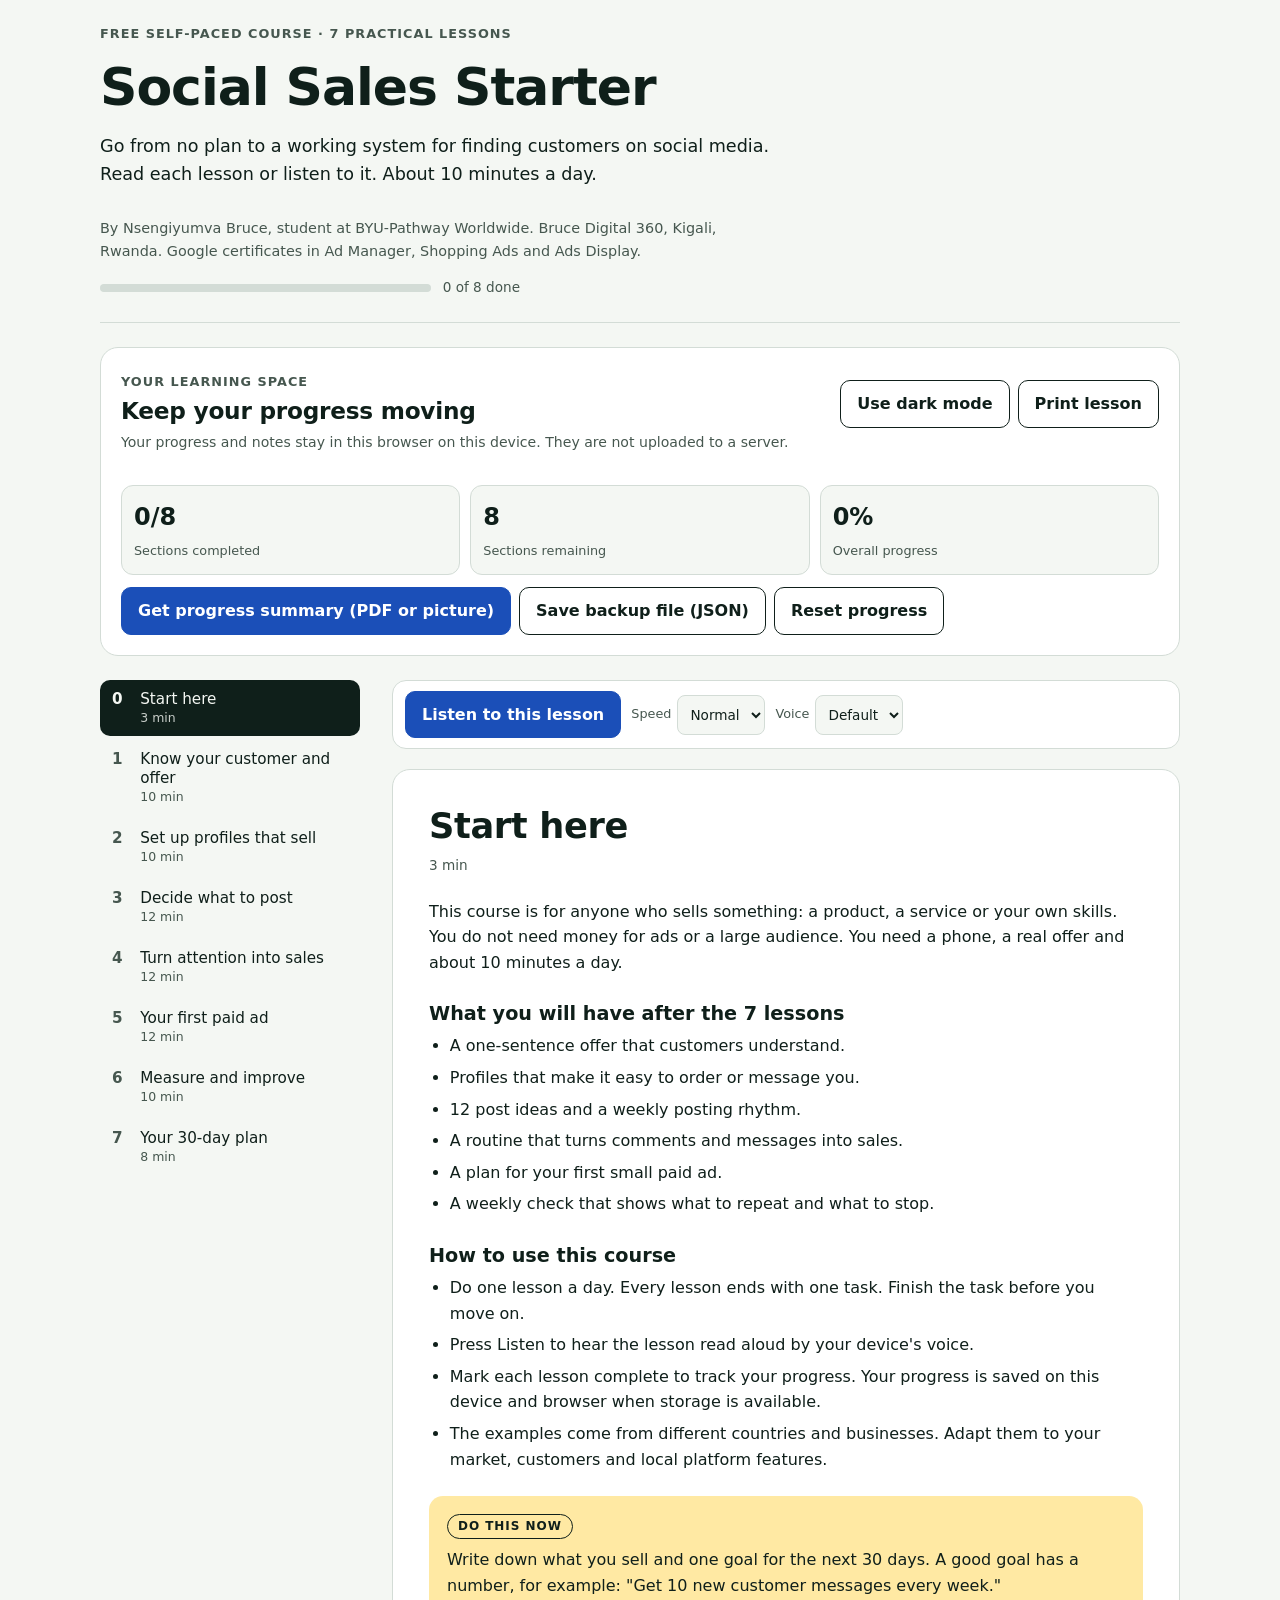
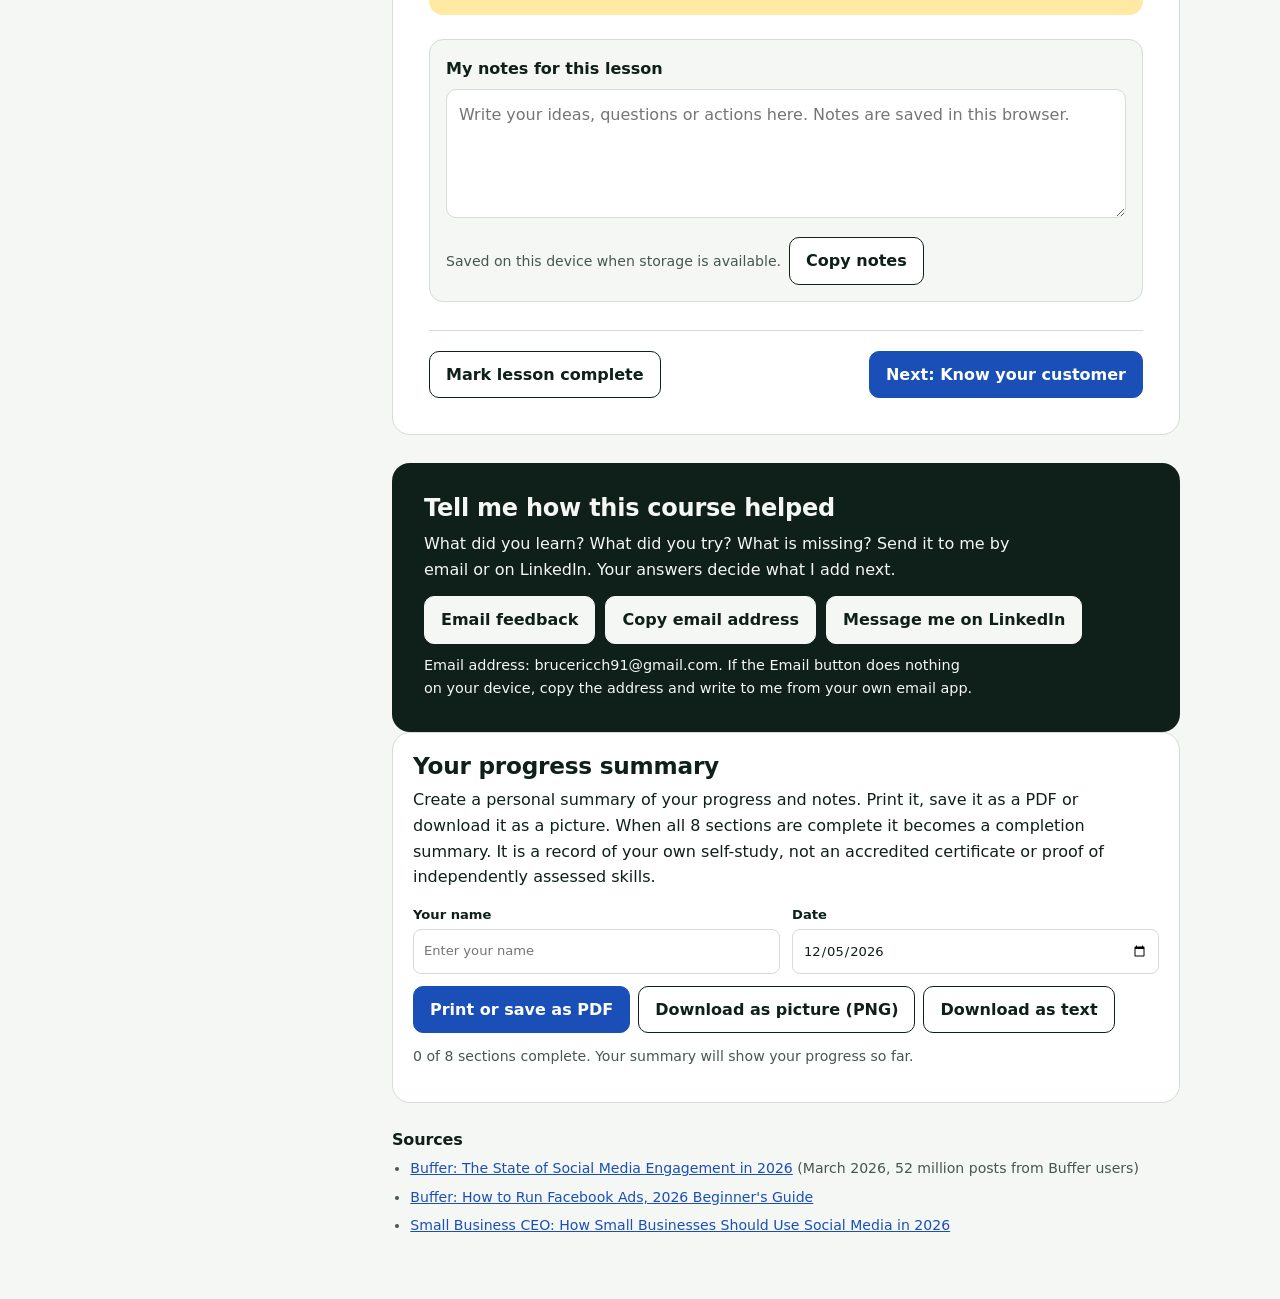
<file: public/assets/aistudio/social-sales-starter-COURSE_20f92805.html>
<!doctype html>
<html lang="en">
<head>
<meta charset="utf-8">
<meta name="viewport" content="width=device-width,initial-scale=1">
<meta name="description" content="A free, practical 7-lesson course on selling with social media. Written lessons, audio playback and practice tools, by Nsengiyumva Bruce of Bruce Digital 360, Kigali.">
<meta name="author" content="Nsengiyumva Bruce">
<meta property="og:type" content="website">
<meta property="og:title" content="Social Sales Starter">
<meta property="og:description" content="A free, practical 7-lesson course on selling with social media. Read it or listen to it.">
<meta name="twitter:card" content="summary">
<meta name="theme-color" content="#0F1F1A">
<link rel="icon" href="data:image/svg+xml,%3Csvg xmlns=%27http://www.w3.org/2000/svg%27 viewBox=%270 0 64 64%27%3E%3Crect width=%2764%27 height=%2764%27 rx=%2714%27 fill=%27%231B4FB8%27/%3E%3Ctext x=%2732%27 y=%2745%27 font-size=%2738%27 font-family=%27Arial,sans-serif%27 font-weight=%27700%27 text-anchor=%27middle%27 fill=%27white%27%3EB%3C/text%3E%3C/svg%3E">
<style>:root{color-scheme:light}[hidden]{display:none!important}img{max-width:100%}</style>
<title>Social Sales Starter</title>

<style>
/* Layout: a course shell. Lesson list on the left (a scrolling strip on phones), one lesson at a time on the right, listen bar above it. */
:root{
  --bg:#F4F7F3;
  --surface:#FFFFFF;
  --ink:#0F1F1A;
  --muted:#46574F;
  --line:#D3DCD6;
  --accent:#1B4FB8;
  --accent-ink:#FFFFFF;
  --sun:#FFE9A3;
  --sun-ink:#0F1F1A;
  --leaf:#1E6F46;
  --leaf-soft:#DDF1E5;
  --warn:#9A3412;
  --warn-soft:#FDE8DC;
  --f-display:'Segoe UI',system-ui,-apple-system,BlinkMacSystemFont,sans-serif;
  --f-body:system-ui,-apple-system,'Segoe UI',sans-serif;
}
@media (prefers-color-scheme: dark){
  :root:not([data-theme="light"]){
    --bg:#0C1512;--surface:#141F1B;--ink:#EAF1ED;--muted:#A6B6AE;--line:#27372F;
    --accent:#8FB3FF;--accent-ink:#0C1512;--sun:#3B3312;--sun-ink:#F6EBC0;
    --leaf:#6EDBA2;--leaf-soft:#12301F;--warn:#FFB38A;--warn-soft:#3A1D0F;
    color-scheme:dark;
  }
}
:root[data-theme="dark"]{
  --bg:#0C1512;--surface:#141F1B;--ink:#EAF1ED;--muted:#A6B6AE;--line:#27372F;
  --accent:#8FB3FF;--accent-ink:#0C1512;--sun:#3B3312;--sun-ink:#F6EBC0;
  --leaf:#6EDBA2;--leaf-soft:#12301F;--warn:#FFB38A;--warn-soft:#3A1D0F;
  color-scheme:dark;
}
*{box-sizing:border-box}
body{
  background:var(--bg);color:var(--ink);
  font-family:var(--f-body);font-size:16px;line-height:1.6;
  margin:0;
  padding-left:max(16px,env(safe-area-inset-left,0px));
  padding-right:max(16px,env(safe-area-inset-right,0px));
  padding-block:24px 48px;
}
.wrap{max-width:1080px;margin:0 auto}
h1,h2,h3{font-family:var(--f-display);line-height:1.15;text-wrap:balance;margin:0}
h1{font-size:clamp(2rem,5vw,3.25rem);font-weight:800;letter-spacing:-0.02em}
h2{font-size:clamp(1.6rem,3.4vw,2.2rem);font-weight:800;letter-spacing:-0.01em}
h3{font-size:1.2rem;font-weight:600;margin-top:28px;margin-bottom:8px}
p{margin:0 0 14px}
ul,ol{margin:0 0 14px;padding-left:1.3em}
li{margin-bottom:6px}
a{color:var(--accent)}
:focus-visible{outline:3px solid var(--accent);outline-offset:2px;border-radius:4px}
h2:focus{outline:none}

/* header */
.top{display:grid;gap:14px;padding-bottom:24px;border-bottom:1px solid var(--line);margin-bottom:24px}
.kicker{font-size:.8rem;font-weight:600;letter-spacing:.08em;text-transform:uppercase;color:var(--muted)}
.lead{font-size:1.1rem;max-width:62ch;color:var(--ink)}
.byline{font-size:.9rem;color:var(--muted);max-width:70ch;margin:0}
.progress{display:flex;align-items:center;gap:12px;max-width:420px}
.bar{flex:1;height:8px;border-radius:99px;background:var(--line);overflow:hidden}
.bar i{display:block;height:100%;width:0;background:var(--leaf);transition:width .3s}
.progress span{font-size:.85rem;color:var(--muted);white-space:nowrap}

/* shell */
.shell{display:grid;grid-template-columns:260px minmax(0,1fr);gap:32px;align-items:start}
.toc{position:sticky;top:calc(16px + env(safe-area-inset-top,0px))}
.toc ol{list-style:none;margin:0;padding:0;display:grid;gap:4px}
.toc li{margin:0}
.toc a{display:flex;gap:10px;align-items:baseline;padding:10px 12px;border-radius:10px;text-decoration:none;color:var(--ink);font-weight:500;font-size:.95rem;line-height:1.3;min-height:44px}
.toc a:hover{background:var(--surface)}
.toc a .n{font-family:var(--f-display);font-weight:800;color:var(--muted);min-width:1.2em}
.toc a.on{background:var(--ink);color:var(--bg)}
.toc a.on .n{color:var(--bg)}
.toc a.finished .n::after{content:"";}
.toc a.finished{box-shadow:inset 0 -3px 0 var(--leaf)}
.toc small{display:block;font-weight:400;color:var(--muted);font-size:.78rem}
.toc a.on small{color:var(--bg);opacity:.8}

/* listen bar */
.listen{display:flex;flex-wrap:wrap;gap:10px;align-items:center;background:var(--surface);border:1px solid var(--line);border-radius:14px;padding:10px 12px;margin-bottom:20px}
.listen label{font-size:.8rem;color:var(--muted);display:flex;align-items:center;gap:6px}
.listen select{font:inherit;font-size:.85rem;color:var(--ink);background:var(--bg);border:1px solid var(--line);border-radius:8px;padding:8px;max-width:200px;min-height:40px}
.btn{font:inherit;font-weight:600;border-radius:10px;padding:10px 16px;min-height:44px;cursor:pointer;border:1px solid var(--ink);background:var(--surface);color:var(--ink)}
.btn.primary{background:var(--accent);border-color:var(--accent);color:var(--accent-ink)}
.btn:hover{filter:brightness(.96)}
.btn[aria-pressed="true"]{background:var(--ink);color:var(--bg)}

/* lesson */
article{background:var(--surface);border:1px solid var(--line);border-radius:18px;padding:clamp(18px,4vw,36px)}
.meta{display:flex;gap:10px;flex-wrap:wrap;color:var(--muted);font-size:.85rem;margin:8px 0 22px}
.reading{background:var(--sun);color:var(--sun-ink);border-radius:6px;box-shadow:0 0 0 4px var(--sun)}
.do{background:var(--sun);color:var(--sun-ink);border-radius:14px;padding:16px 18px;margin:24px 0}
.do .tag{display:inline-block;font-size:.75rem;font-weight:700;letter-spacing:.08em;text-transform:uppercase;border:1.5px solid currentColor;border-radius:99px;padding:2px 10px;margin-bottom:8px}
.do p:last-child,.do ul:last-child{margin-bottom:0}
.note{font-size:.88rem;color:var(--muted)}
.example{background:var(--bg);border:1px dashed var(--line);border-radius:12px;padding:12px 14px;margin:0 0 14px}
.tool{background:var(--bg);border:1px solid var(--line);border-radius:14px;padding:16px;margin:20px 0}
.tool h4{font-family:var(--f-display);font-size:1.05rem;margin:0 0 4px}
.tool .hint{font-size:.82rem;color:var(--muted);margin-bottom:12px}
.fields{display:grid;grid-template-columns:repeat(auto-fit,minmax(170px,1fr));gap:12px;margin-bottom:12px}
.fields label{display:grid;gap:4px;font-size:.82rem;font-weight:600;min-width:0}
.fields input{font:inherit;font-weight:400;color:var(--ink);background:var(--surface);border:1px solid var(--line);border-radius:8px;padding:10px;min-height:44px;width:100%}
.out{background:var(--surface);border:1px solid var(--line);border-radius:12px;padding:12px 14px;font-weight:600}
.results{display:grid;grid-template-columns:repeat(auto-fit,minmax(150px,1fr));gap:10px}
.results div{background:var(--surface);border:1px solid var(--line);border-radius:12px;padding:10px 14px}
.results b{display:block;font-family:var(--f-display);font-size:1.6rem;font-variant-numeric:tabular-nums}
.results span{font-size:.8rem;color:var(--muted)}
.check{display:flex;gap:10px;align-items:flex-start;margin-bottom:8px}
.check input{width:22px;height:22px;margin-top:2px;flex:none;accent-color:var(--accent)}
.check label{cursor:pointer}
.week{background:var(--bg);border:1px solid var(--line);border-radius:14px;padding:14px 16px;margin-bottom:12px}
.week h3{margin:0 0 8px;font-size:1.05rem}

/* quiz */
.quiz{border:1px solid var(--line);border-radius:14px;padding:16px;margin:24px 0}
.quiz .q{font-weight:600;margin-bottom:10px}
.quiz .tagq{font-size:.75rem;font-weight:700;letter-spacing:.08em;text-transform:uppercase;color:var(--muted);display:block;margin-bottom:4px}
.opts{display:grid;gap:8px}
.opt{font:inherit;text-align:left;color:var(--ink);background:var(--bg);border:1.5px solid var(--line);border-radius:10px;padding:10px 14px;min-height:44px;cursor:pointer}
.opt:hover:not(:disabled){border-color:var(--ink)}
.opt.ok{background:var(--leaf-soft);border-color:var(--leaf);color:var(--ink)}
.opt.no{background:var(--warn-soft);border-color:var(--warn);color:var(--ink);text-decoration:line-through}
.opt:disabled{cursor:default}
.fb{margin:10px 0 0;font-size:.92rem}

.lessonnav{display:flex;flex-wrap:wrap;gap:10px;justify-content:space-between;align-items:center;margin-top:28px;padding-top:20px;border-top:1px solid var(--line)}
.lessonnav a.btn{text-decoration:none;display:inline-flex;align-items:center}
.done-btn[aria-pressed="true"]{background:var(--leaf);border-color:var(--leaf);color:var(--bg)}

/* feedback + sources */
.feedback{margin-top:28px;background:var(--ink);color:var(--bg);border-radius:18px;padding:clamp(18px,4vw,32px)}
.feedback h2{font-size:1.5rem}
.feedback p{max-width:60ch;margin-top:8px}
.feedback .row{display:flex;flex-wrap:wrap;gap:10px;margin-top:14px}
.feedback .btn{background:var(--bg);color:var(--ink);border-color:var(--bg)}
.feedback a.btn{text-decoration:none;display:inline-flex;align-items:center}
.feedback .msg{font-size:.9rem;margin-top:10px;margin-bottom:0}
.sources{margin-top:28px;font-size:.88rem;color:var(--muted)}
.sources h2{font-size:1rem;color:var(--ink);margin-bottom:8px}


/* learner tools and additional learning features */
.learner-panel,.completion-card{background:var(--surface);border:1px solid var(--line);border-radius:18px;padding:20px;margin:0 0 24px}
.learner-heading{display:flex;justify-content:space-between;align-items:flex-start;gap:18px;flex-wrap:wrap}
.learner-heading h2{font-size:1.45rem;margin:4px 0 6px}
.utility-actions,.notes-actions{display:flex;gap:8px;align-items:center;flex-wrap:wrap;margin-top:12px}
.learner-stats{display:grid;grid-template-columns:repeat(3,minmax(0,1fr));gap:10px;margin-top:18px}
.learner-stats div{background:var(--bg);border:1px solid var(--line);border-radius:12px;padding:12px}
.learner-stats strong{display:block;font-family:var(--f-display);font-size:1.5rem}
.learner-stats span{font-size:.8rem;color:var(--muted)}
.notes-box{background:var(--bg);border:1px solid var(--line);border-radius:14px;padding:16px;margin:24px 0}
.notes-box label{display:block;font-weight:700;margin-bottom:8px}
.notes-box textarea{width:100%;font:inherit;color:var(--ink);background:var(--surface);border:1px solid var(--line);border-radius:10px;padding:12px;resize:vertical;min-height:100px}
.completion-card h2{font-size:1.45rem;margin-bottom:8px}
.completion-card .btn:disabled{opacity:.55;cursor:not-allowed}
body[data-printing="true"] .no-say{display:none!important}
@media(max-width:560px){.learner-stats{grid-template-columns:1fr 1fr}.learner-stats div:last-child{grid-column:1/-1}}
@media print{
  body{background:#fff!important;color:#111!important;padding:0}
  .wrap{max-width:none}
  .top,.toc,.learner-panel,.listen,.feedback,.sources,.completion-card,.lessonnav,.no-say{display:none!important}
  .shell{display:block}
  article{display:block!important;border:0;padding:0;break-after:page}
  article[hidden]{display:none!important}
}

@media (max-width:860px){
  .shell{grid-template-columns:minmax(0,1fr);gap:20px}
  .toc{position:static;overflow-x:auto;padding-bottom:6px}
  .toc ol{display:flex;gap:8px;width:max-content}
  .toc a{background:var(--surface);border:1px solid var(--line);white-space:nowrap}
  .toc small{display:none}
}
.print-sheet{display:none}
.sheet-actions{display:flex;gap:8px;flex-wrap:wrap;margin-top:12px}
@media print{
  body[data-print="summary"] .wrap{display:none!important}
  body[data-print="summary"] .print-sheet{display:block!important;color:#111;background:#fff;font-family:system-ui,-apple-system,'Segoe UI',Arial,sans-serif;line-height:1.5}
  .print-sheet .sheet-kicker{letter-spacing:.12em;font-size:12px;font-weight:700;color:#46574F;margin:0 0 6px}
  .print-sheet h1{font-size:28px;margin:0 0 14px}
  .print-sheet h2{font-size:18px;margin:20px 0 8px;border-bottom:1px solid #999;padding-bottom:4px}
  .print-sheet h3{font-size:14px;margin:12px 0 4px}
  .print-sheet .sheet-line{margin:0 0 4px;font-size:14px}
  .print-sheet .sheet-list{padding-left:18px;margin:0}
  .print-sheet .sheet-list li{margin-bottom:3px;font-size:14px}
  .print-sheet .sheet-note{white-space:pre-wrap;font-size:13px;margin:0 0 6px}
  .print-sheet .sheet-foot{margin-top:24px;font-size:11px;color:#444;border-top:1px solid #999;padding-top:8px}
}
@media (prefers-reduced-motion:reduce){.bar i{transition:none}}
</style>

</head>
<body>
<noscript><p class="example">JavaScript is turned off. Lesson text remains readable, but progress tracking, quizzes, notes and audio require JavaScript.</p></noscript>
<div class="wrap">
<header class="top">
  <span class="kicker">FREE SELF-PACED COURSE · 7 PRACTICAL LESSONS</span>
  <h1>Social Sales Starter</h1>
  <p class="lead">Go from no plan to a working system for finding customers on social media. Read each lesson or listen to it. About 10 minutes a day.</p>
  <p class="byline">By Nsengiyumva Bruce, student at BYU-Pathway Worldwide. Bruce Digital 360, Kigali, Rwanda. Google certificates in Ad Manager, Shopping Ads and Ads Display.</p>
  <div class="progress" aria-live="polite"><div class="bar" aria-hidden="true"><i id="bar"></i></div><span id="ptext">0 of 8 done</span></div>
</header>


<section class="learner-panel no-say" aria-label="Learner tools">
  <div class="learner-heading">
    <div>
      <span class="kicker">Your learning space</span>
      <h2>Keep your progress moving</h2>
      <p class="note">Your progress and notes stay in this browser on this device. They are not uploaded to a server.</p>
    </div>
    <div class="utility-actions">
      <button type="button" class="btn" id="themeBtn" aria-pressed="false">Use dark mode</button>
      <button type="button" class="btn" id="printBtn">Print lesson</button>
    </div>
  </div>
  <div class="learner-stats" aria-live="polite">
    <div><strong id="completedStat">0/8</strong><span>Sections completed</span></div>
    <div><strong id="remainingStat">8</strong><span>Sections remaining</span></div>
    <div><strong id="percentStat">0%</strong><span>Overall progress</span></div>
  </div>
  <div class="utility-actions">
    <button type="button" class="btn primary" id="gotoSummary">Get progress summary (PDF or picture)</button>
      <button type="button" class="btn" id="exportBtn">Save backup file (JSON)</button>
    <button type="button" class="btn" id="resetBtn">Reset progress</button>
    <span class="note" id="utilityStatus" role="status" aria-live="polite"></span>
  </div>
</section>

<div class="shell">
<nav class="toc" aria-label="Lessons">
  <ol>
    <li><a href="#start"><span class="n">0</span><span>Start here<small>3 min</small></span></a></li>
    <li><a href="#lesson-1"><span class="n">1</span><span>Know your customer and offer<small>10 min</small></span></a></li>
    <li><a href="#lesson-2"><span class="n">2</span><span>Set up profiles that sell<small>10 min</small></span></a></li>
    <li><a href="#lesson-3"><span class="n">3</span><span>Decide what to post<small>12 min</small></span></a></li>
    <li><a href="#lesson-4"><span class="n">4</span><span>Turn attention into sales<small>12 min</small></span></a></li>
    <li><a href="#lesson-5"><span class="n">5</span><span>Your first paid ad<small>12 min</small></span></a></li>
    <li><a href="#lesson-6"><span class="n">6</span><span>Measure and improve<small>10 min</small></span></a></li>
    <li><a href="#lesson-7"><span class="n">7</span><span>Your 30-day plan<small>8 min</small></span></a></li>
  </ol>
</nav>

<main>
<div class="listen no-say" id="listen" hidden>
  <button type="button" class="btn primary" id="listenBtn" aria-pressed="false">Listen to this lesson</button>
  <label for="rate">Speed
    <select id="rate"><option value="0.85">Slow</option><option value="1" selected>Normal</option><option value="1.15">Fast</option></select>
  </label>
  <label for="voice">Voice
    <select id="voice"><option value="">Default</option></select>
  </label>
</div>

<!-- LESSON 0 -->
<article id="start" tabindex="-1">
  <h2 tabindex="-1">Start here</h2>
  <div class="meta"><span>3 min</span></div>
  <p>This course is for anyone who sells something: a product, a service or your own skills. You do not need money for ads or a large audience. You need a phone, a real offer and about 10 minutes a day.</p>
  <h3>What you will have after the 7 lessons</h3>
  <ul>
    <li>A one-sentence offer that customers understand.</li>
    <li>Profiles that make it easy to order or message you.</li>
    <li>12 post ideas and a weekly posting rhythm.</li>
    <li>A routine that turns comments and messages into sales.</li>
    <li>A plan for your first small paid ad.</li>
    <li>A weekly check that shows what to repeat and what to stop.</li>
  </ul>
  <h3>How to use this course</h3>
  <ul>
    <li>Do one lesson a day. Every lesson ends with one task. Finish the task before you move on.</li>
    <li>Press Listen to hear the lesson read aloud by your device's voice.</li>
    <li>Mark each lesson complete to track your progress. Your progress is saved on this device and browser when storage is available.</li>
    <li>The examples come from different countries and businesses. Adapt them to your market, customers and local platform features.</li>
  </ul>
  <div class="do"><span class="tag">Do this now</span>
    <p>Write down what you sell and one goal for the next 30 days. A good goal has a number, for example: "Get 10 new customer messages every week."</p>
  </div>
  
  <section class="notes-box no-say" aria-label="Personal lesson notes">
    <label for="notes-start">My notes for this lesson</label>
    <textarea id="notes-start" rows="4" placeholder="Write your ideas, questions or actions here. Notes are saved in this browser."></textarea>
    <div class="notes-actions">
      <span class="note" id="notes-status-start" role="status">Saved on this device when storage is available.</span>
      <button type="button" class="btn" data-copy-notes="notes-start">Copy notes</button>
    </div>
  </section>

  <div class="lessonnav no-say">
    <button type="button" class="btn done-btn" data-lesson="start" aria-pressed="false">Mark lesson complete</button>
    <a class="btn primary" href="#lesson-1">Next: Know your customer</a>
  </div>
</article>

<!-- LESSON 1 -->
<article id="lesson-1" tabindex="-1" hidden>
  <h2 tabindex="-1">Know your customer and your offer</h2>
  <div class="meta"><span>Lesson 1 of 7</span><span>10 min</span></div>
  <p>Most posts fail because they speak to everyone. When you try to reach everyone, nobody feels the post is meant for them. Start with one type of customer.</p>
  <h3>Describe one customer</h3>
  <ul>
    <li>Who are they? Think of age, job and place.</li>
    <li>What problem do they want solved?</li>
    <li>Which app do they already open every day?</li>
  </ul>
  <h3>Write your offer in one sentence</h3>
  <p>Use this pattern: I help [who] get [result] with [what you sell].</p>
  <div class="example"><p><strong>Example:</strong> I help small cafés get more walk-in customers with eye-catching Instagram posts.</p><p style="margin:0"><strong>Example:</strong> I help office workers in Nairobi get tailored shirts delivered in one week.</p></div>
  <div class="tool no-say">
    <h4>Offer builder</h4>
    <p class="hint">Example values are filled in. Replace them with your own.</p>
    <div class="fields">
      <label for="of-who">Who you help<input id="of-who" type="text" value="small cafés" autocomplete="off"></label>
      <label for="of-res">The result they get<input id="of-res" type="text" value="more walk-in customers" autocomplete="off"></label>
      <label for="of-what">What you sell<input id="of-what" type="text" value="eye-catching Instagram posts" autocomplete="off"></label>
    </div>
    <p class="out" id="offer-out" style="margin-bottom:10px"></p>
    <button type="button" class="btn" data-copy="offer-out">Copy sentence</button>
  </div>
  <h3>Choose where to start</h3>
  <p>Pick one or two platforms, not five. Go where your customer already spends time.</p>
  <ul>
    <li><strong>WhatsApp and Facebook:</strong> good for local customers who like to chat before they buy.</li>
    <li><strong>Instagram:</strong> good for products that look good in photos, such as food, fashion, beauty and crafts.</li>
    <li><strong>TikTok:</strong> short videos that can reach people who do not follow you yet.</li>
    <li><strong>LinkedIn:</strong> good for services, business customers and professional skills.</li>
  </ul>
  <div class="do"><span class="tag">Do this now</span>
    <p>Write your customer description and your offer sentence. Choose your first platform.</p>
  </div>
  <div class="quiz no-say" data-quiz data-explain="It names who you help, the result they get and what you sell. The other two could describe any business.">
    <span class="tagq">Check yourself</span>
    <p class="q">Which offer sentence is strongest?</p>
    <div class="opts">
      <button type="button" class="opt">We sell good quality products for everyone.</button>
      <button type="button" class="opt" data-ok="1">I help busy parents in Kigali get fresh lunch boxes delivered before noon.</button>
      <button type="button" class="opt">Best prices. Follow us for more!</button>
    </div>
    <p class="fb" hidden></p>
  </div>
  
  <section class="notes-box no-say" aria-label="Personal lesson notes">
    <label for="notes-lesson-1">My notes for this lesson</label>
    <textarea id="notes-lesson-1" rows="4" placeholder="Write your ideas, questions or actions here. Notes are saved in this browser."></textarea>
    <div class="notes-actions">
      <span class="note" id="notes-status-lesson-1" role="status">Saved on this device when storage is available.</span>
      <button type="button" class="btn" data-copy-notes="notes-lesson-1">Copy notes</button>
    </div>
  </section>

  <div class="lessonnav no-say">
    <a class="btn" href="#start">Back</a>
    <button type="button" class="btn done-btn" data-lesson="lesson-1" aria-pressed="false">Mark lesson complete</button>
    <a class="btn primary" href="#lesson-2">Next: Set up profiles</a>
  </div>
</article>

<!-- LESSON 2 -->
<article id="lesson-2" tabindex="-1" hidden>
  <h2 tabindex="-1">Set up profiles that sell</h2>
  <div class="meta"><span>Lesson 2 of 7</span><span>10 min</span></div>
  <p>When someone likes one of your posts, the next thing they do is open your profile. If it is unclear, they leave. A good profile answers three questions in five seconds: what do you sell, who is it for and how do I order?</p>
  <h3>The five parts of a strong profile</h3>
  <ul>
    <li><strong>Name and photo:</strong> use the same name and the same logo or face photo on every platform so people recognise you.</li>
    <li><strong>Bio:</strong> say what you sell, who it is for, where you work and how to order.</li>
    <li><strong>One link:</strong> send people to the place where you want them to go, such as your WhatsApp chat link, your catalog or your website.</li>
    <li><strong>Contact button:</strong> turn on the call, message or email button so ordering takes one tap.</li>
    <li><strong>Pinned or featured post:</strong> show your best offer or best customer result at the top.</li>
  </ul>
  <div class="example"><p style="margin:0"><strong>Example bio:</strong> Fresh lunch boxes for busy workers in Kigali. Order before 10:00, delivered by 12:00. Tap the link to order on WhatsApp.</p></div>
  <h3>Use a business account</h3>
  <p>On Instagram, TikTok and Facebook, switch to a business or professional account. It is free and shows statistics about who sees your posts. You will use those numbers in lesson 6.</p>
  <h3>Try WhatsApp Business</h3>
  <p>WhatsApp Business is a free app for small businesses. It lets you add a business profile, a product catalog, quick replies for common questions and labels to organise customers. Features differ between countries, so check WhatsApp's help pages for the current steps.</p>
  <div class="do"><span class="tag">Do this now</span>
    <p>Tick each item when your profile has it.</p>
    <div class="no-say">
      <div class="check"><input type="checkbox" id="p1" data-key="p1"><label for="p1">Same name and photo on every platform</label></div>
      <div class="check"><input type="checkbox" id="p2" data-key="p2"><label for="p2">Bio with what I sell, who for, where and how to order</label></div>
      <div class="check"><input type="checkbox" id="p3" data-key="p3"><label for="p3">One link that leads to ordering</label></div>
      <div class="check"><input type="checkbox" id="p4" data-key="p4"><label for="p4">Contact button turned on</label></div>
      <div class="check"><input type="checkbox" id="p5" data-key="p5"><label for="p5">Business account switched on</label></div>
    </div>
  </div>
  <div class="quiz no-say" data-quiz data-explain="It says what you sell, where, how fast and how to order. The other bios give a customer nothing to act on.">
    <span class="tagq">Check yourself</span>
    <p class="q">Which bio is best?</p>
    <div class="opts">
      <button type="button" class="opt">Welcome to my page.</button>
      <button type="button" class="opt">Follow for follow.</button>
      <button type="button" class="opt" data-ok="1">Tailor in Nairobi. Shirts made in 7 days. Tap to chat on WhatsApp.</button>
    </div>
    <p class="fb" hidden></p>
  </div>
  
  <section class="notes-box no-say" aria-label="Personal lesson notes">
    <label for="notes-lesson-2">My notes for this lesson</label>
    <textarea id="notes-lesson-2" rows="4" placeholder="Write your ideas, questions or actions here. Notes are saved in this browser."></textarea>
    <div class="notes-actions">
      <span class="note" id="notes-status-lesson-2" role="status">Saved on this device when storage is available.</span>
      <button type="button" class="btn" data-copy-notes="notes-lesson-2">Copy notes</button>
    </div>
  </section>

  <div class="lessonnav no-say">
    <a class="btn" href="#lesson-1">Back</a>
    <button type="button" class="btn done-btn" data-lesson="lesson-2" aria-pressed="false">Mark lesson complete</button>
    <a class="btn primary" href="#lesson-3">Next: What to post</a>
  </div>
</article>

<!-- LESSON 3 -->
<article id="lesson-3" tabindex="-1" hidden>
  <h2 tabindex="-1">Decide what to post</h2>
  <div class="meta"><span>Lesson 3 of 7</span><span>12 min</span></div>
  <p>Consistency beats perfection. In a 2026 study of more than 52 million posts, Buffer found that accounts that skipped a week grew followers below their own normal rate, and that posting one or two times a week was clearly better than staying silent. Two or three good posts a week is enough to start, if you can keep it up.</p>
  <h3>Five kinds of posts</h3>
  <ul>
    <li><strong>Show:</strong> your product or service in real use.</li>
    <li><strong>Teach:</strong> one useful tip your customer can use today.</li>
    <li><strong>Prove:</strong> customer photos, reviews and results.</li>
    <li><strong>Behind the scenes:</strong> how you make it and who is on your team.</li>
    <li><strong>Offer:</strong> a clear invitation to buy or to message you.</li>
  </ul>
  <p>A common rule of thumb is about four helpful posts for every one direct offer. It is a guideline, not a law, so test what works for your audience.</p>
  <h3>Pick the right format</h3>
  <ul>
    <li><strong>Carousels</strong> (several slides you swipe): in Buffer's data they had the highest engagement on LinkedIn, about 21.8%, and on Instagram, about 6.9%.</li>
    <li><strong>Short videos:</strong> on Instagram, Reels reached more people than carousels, while carousels earned more engagement. Videos shot on a phone can work better than polished ones.</li>
    <li><strong>Photos and text:</strong> still useful, especially on Facebook, where all formats performed close together.</li>
  </ul>
  <p class="note">Buffer's data comes from posts scheduled through Buffer, so use the numbers as a guide, not a rule for every country.</p>
  <h3>A simple post formula</h3>
  <ul>
    <li><strong>Hook:</strong> the first line or the first seconds make people stop.</li>
    <li><strong>Value:</strong> give the tip, the proof or the story.</li>
    <li><strong>Call to action:</strong> tell people what to do next, for example "Message me to order."</li>
  </ul>
  <h3>A weekly rhythm to start with</h3>
  <ul>
    <li>Monday: Teach.</li>
    <li>Wednesday: Show.</li>
    <li>Friday: Prove, and an Offer every second week.</li>
  </ul>
  <h3>Starter ideas</h3>
  <ul>
    <li>The three mistakes customers make when buying what you sell.</li>
    <li>How your product is made, in 30 seconds.</li>
    <li>A before and after.</li>
    <li>The question customers ask you most.</li>
    <li>A customer story, with their permission.</li>
    <li>Your price list and how to order.</li>
    <li>Meet the person behind the business.</li>
    <li>A myth and the fact about your product.</li>
  </ul>
  <p>Treat posting time as a test, not a rule. Try two different times for a month and keep the better one.</p>
  <div class="do"><span class="tag">Do this now</span>
    <p>Write 12 post ideas: three posts a week for four weeks. Then publish the first one today.</p>
  </div>
  <div class="quiz no-say" data-quiz data-explain="Buffer's data shows that posting regularly, even once or twice a week, beats going silent. Waiting for perfect usually means not posting.">
    <span class="tagq">Check yourself</span>
    <p class="q">A friend stops posting for two weeks to make one perfect video. What is the better approach?</p>
    <div class="opts">
      <button type="button" class="opt">Wait until the video is perfect.</button>
      <button type="button" class="opt" data-ok="1">Post simple things once or twice a week while you work on the video.</button>
      <button type="button" class="opt">Post ten times in one day, then stop.</button>
    </div>
    <p class="fb" hidden></p>
  </div>
  
  <section class="notes-box no-say" aria-label="Personal lesson notes">
    <label for="notes-lesson-3">My notes for this lesson</label>
    <textarea id="notes-lesson-3" rows="4" placeholder="Write your ideas, questions or actions here. Notes are saved in this browser."></textarea>
    <div class="notes-actions">
      <span class="note" id="notes-status-lesson-3" role="status">Saved on this device when storage is available.</span>
      <button type="button" class="btn" data-copy-notes="notes-lesson-3">Copy notes</button>
    </div>
  </section>

  <div class="lessonnav no-say">
    <a class="btn" href="#lesson-2">Back</a>
    <button type="button" class="btn done-btn" data-lesson="lesson-3" aria-pressed="false">Mark lesson complete</button>
    <a class="btn primary" href="#lesson-4">Next: Turn attention into sales</a>
  </div>
</article>

<!-- LESSON 4 -->
<article id="lesson-4" tabindex="-1" hidden>
  <h2 tabindex="-1">Turn attention into sales</h2>
  <div class="meta"><span>Lesson 4 of 7</span><span>12 min</span></div>
  <p>Likes do not pay your bills. Conversations do. This lesson is about what you do after someone shows interest.</p>
  <h3>Reply to every comment</h3>
  <p>Buffer found that posts where the account replied to comments had higher engagement than the same account's other posts: about 30% higher on LinkedIn and about 21% higher on Instagram. This shows a link, not proof that replying is the cause. Replying costs nothing, so try it.</p>
  <ul>
    <li>Reply within a few hours when you can.</li>
    <li>Ask a question back to keep the conversation going.</li>
    <li>Give the price in public when you can, and move details such as address and payment to private messages.</li>
  </ul>
  <h3>A simple sales conversation</h3>
  <ol>
    <li>Greet the person and thank them.</li>
    <li>Ask what they need.</li>
    <li>Recommend one option, not ten.</li>
    <li>Give the price, the delivery time and how to pay.</li>
    <li>Ask for the order: "Shall I prepare it for you today?"</li>
    <li>Follow up after delivery and ask for a review.</li>
  </ol>
  <div class="tool no-say">
    <h4>Three replies you can copy</h4>
    <p class="hint">Change the words in brackets.</p>
    <p class="example" id="s1">Hello, thanks for your message. What are you looking for today?</p>
    <button type="button" class="btn" data-copy="s1" style="margin-bottom:12px">Copy greeting</button>
    <p class="example" id="s2">The price is [price] and delivery takes [time]. Send me your location and I will confirm the total.</p>
    <button type="button" class="btn" data-copy="s2" style="margin-bottom:12px">Copy price reply</button>
    <p class="example" id="s3">Hello, did your order arrive well? If you are happy, could you send me a photo or one sentence about it? I will only post it with your permission.</p>
    <button type="button" class="btn" data-copy="s3">Copy follow-up</button>
  </div>
  <h3>Collect proof</h3>
  <p>After each happy sale, ask for a photo or a one-sentence review, and ask permission before you post it. Real customer proof is the strongest post you can make.</p>
  <h3>Track your leads</h3>
  <p>A notebook or a simple spreadsheet is enough. Use these columns: name, where they came from, what they want, status (new, talking or paid) and the date to follow up.</p>
  <div class="do"><span class="tag">Do this now</span>
    <p>Reply to every comment and message from the last seven days. Then start your lead list.</p>
  </div>
  <div class="quiz no-say" data-quiz data-explain="A public answer with the price shows you are open and saves the customer a step. Asking for their location moves the sale into a private chat.">
    <span class="tagq">Check yourself</span>
    <p class="q">Someone comments "Price?" on your post. What is the best reply?</p>
    <div class="opts">
      <button type="button" class="opt">Check your inbox.</button>
      <button type="button" class="opt" data-ok="1">The price is [price] and delivery takes 2 days. Message me your location and I will confirm.</button>
      <button type="button" class="opt">Do not reply. They will ask again.</button>
    </div>
    <p class="fb" hidden></p>
  </div>
  
  <section class="notes-box no-say" aria-label="Personal lesson notes">
    <label for="notes-lesson-4">My notes for this lesson</label>
    <textarea id="notes-lesson-4" rows="4" placeholder="Write your ideas, questions or actions here. Notes are saved in this browser."></textarea>
    <div class="notes-actions">
      <span class="note" id="notes-status-lesson-4" role="status">Saved on this device when storage is available.</span>
      <button type="button" class="btn" data-copy-notes="notes-lesson-4">Copy notes</button>
    </div>
  </section>

  <div class="lessonnav no-say">
    <a class="btn" href="#lesson-3">Back</a>
    <button type="button" class="btn done-btn" data-lesson="lesson-4" aria-pressed="false">Mark lesson complete</button>
    <a class="btn primary" href="#lesson-5">Next: Your first paid ad</a>
  </div>
</article>

<!-- LESSON 5 -->
<article id="lesson-5" tabindex="-1" hidden>
  <h2 tabindex="-1">Your first paid ad</h2>
  <div class="meta"><span>Lesson 5 of 7</span><span>12 min</span></div>
  <p>Ads can speed things up, but only after the basics work. Run an ad when you have a clear offer, a profile that makes ordering easy and a few posts that people responded to. Then put money behind the post that already did best. Paid ads amplify what works. They do not fix what does not.</p>
  <h3>Steps in Meta Ads Manager</h3>
  <p>This covers Facebook and Instagram ads.</p>
  <ol>
    <li><strong>Prepare:</strong> have a Facebook Page and a payment method added.</li>
    <li><strong>Choose an objective.</strong> Meta offers six: Awareness, Traffic, Engagement, Leads, App promotion and Sales. Many local businesses start by sending people to a message chat on WhatsApp, Messenger or Instagram.</li>
    <li><strong>Set the audience:</strong> location, age and language first, then interests. Keep it broad at the start.</li>
    <li><strong>Set a budget.</strong> The minimum is $1 per day per ad set. Below roughly $5 a day you mostly learn direction, not firm results.</li>
    <li><strong>Make the ad:</strong> one clear image or short video, short text and always a call-to-action button. Check image sizes so nothing is cropped.</li>
    <li><strong>Publish and wait.</strong> Review usually takes up to 24 hours. Wait three to seven days before you judge. Day-one results are often misleading.</li>
  </ol>
  <p class="note">Menus and names change from time to time. Check Meta's Help Center for the current steps. This course is not affiliated with Meta.</p>
  <div class="tool no-say">
    <h4>Test budget calculator</h4>
    <p class="hint">Example values are filled in. Use your own currency and the cost per click you see in Ads Manager.</p>
    <div class="fields">
      <label for="b-day">Budget per day<input id="b-day" type="number" min="0" step="any" value="5"></label>
      <label for="b-days">Number of days<input id="b-days" type="number" min="1" step="1" value="7"></label>
      <label for="b-cpc">Cost per click<input id="b-cpc" type="number" min="0" step="any" value="0.5"></label>
    </div>
    <div class="results">
      <div><b id="b-total">-</b><span>Total you will spend</span></div>
      <div><b id="b-clicks">-</b><span>Estimated clicks</span></div>
    </div>
  </div>
  <p>Cost per click varies widely by country and industry. One US-based figure quoted by Buffer puts the average across industries at $1.72, ranging from $0.45 for apparel to $3.77 for finance. Your local cost may be very different. After the first week, use your own Ads Manager numbers.</p>
  
  <div class="example">
    <p><strong>Budget safety:</strong> You do not need to run an ad to complete this course. First test your offer with organic posts and conversations. If you do advertise, use money you can afford to lose, confirm the current platform rules and billing currency, and set a strict spending limit before publishing.</p>
  </div>

  <h3>Common mistakes</h3>
  <ul>
    <li>Starting with no goal.</li>
    <li>Judging the ad after one day.</li>
    <li>Spending so little that you learn nothing.</li>
    <li>Changing many things at once. Change one thing at a time, such as the image or the text, so you know what made the difference.</li>
  </ul>
  <div class="do"><span class="tag">Do this now</span>
    <p>Choose your best post from the last month. Write the goal for a 7-day test and a budget you can afford to lose.</p>
  </div>
  <div class="quiz no-say" data-quiz data-explain="Day-one results are often misleading. Give the ad three to seven days, then decide what to change.">
    <span class="tagq">Check yourself</span>
    <p class="q">Your ad has run for one day with no sales. What should you do?</p>
    <div class="opts">
      <button type="button" class="opt">Delete it and quit ads.</button>
      <button type="button" class="opt">Triple the budget.</button>
      <button type="button" class="opt" data-ok="1">Wait three to seven days, then judge the results.</button>
    </div>
    <p class="fb" hidden></p>
  </div>
  
  <section class="notes-box no-say" aria-label="Personal lesson notes">
    <label for="notes-lesson-5">My notes for this lesson</label>
    <textarea id="notes-lesson-5" rows="4" placeholder="Write your ideas, questions or actions here. Notes are saved in this browser."></textarea>
    <div class="notes-actions">
      <span class="note" id="notes-status-lesson-5" role="status">Saved on this device when storage is available.</span>
      <button type="button" class="btn" data-copy-notes="notes-lesson-5">Copy notes</button>
    </div>
  </section>

  <div class="lessonnav no-say">
    <a class="btn" href="#lesson-4">Back</a>
    <button type="button" class="btn done-btn" data-lesson="lesson-5" aria-pressed="false">Mark lesson complete</button>
    <a class="btn primary" href="#lesson-6">Next: Measure and improve</a>
  </div>
</article>

<!-- LESSON 6 -->
<article id="lesson-6" tabindex="-1" hidden>
  <h2 tabindex="-1">Measure and improve</h2>
  <div class="meta"><span>Lesson 6 of 7</span><span>10 min</span></div>
  <p>You only need a few numbers, and you only need to look at them once a week.</p>
  <ul>
    <li><strong>Reach:</strong> how many people saw your post.</li>
    <li><strong>Engagement:</strong> reactions, comments, shares and saves.</li>
    <li><strong>Clicks or messages:</strong> people who took a step toward buying.</li>
    <li><strong>Sales:</strong> the number that pays you.</li>
  </ul>
  <h3>Engagement rate</h3>
  <p>Engagement rate is engagement divided by reach, times 100. Tools define it slightly differently, and some divide by followers. Pick one method and use it every time you compare.</p>
  <div class="tool no-say">
    <h4>Engagement rate calculator</h4>
    <p class="hint">Example values are filled in. Use the numbers from one of your posts.</p>
    <div class="fields">
      <label for="e-eng">Engagement (reactions, comments, shares, saves)<input id="e-eng" type="number" min="0" step="1" value="120"></label>
      <label for="e-reach">Reach (people who saw it)<input id="e-reach" type="number" min="0" step="1" value="2400"></label>
    </div>
    <div class="results"><div><b id="e-rate">-</b><span>Engagement rate</span></div></div>
  </div>
  <h3>Compare with yourself</h3>
  <p>Buffer recommends comparing each platform with its own baseline, not with other platforms. For rough context, Buffer's 2025 medians were about 6.1% on LinkedIn, 5.6% on Facebook, 5.5% on Instagram and 4.6% on TikTok. These come from Buffer users, so use them only as background. Your best comparison is your own last month.</p>
  <h3>The 20-minute weekly review</h3>
  <ol>
    <li>Open your statistics for the last seven days.</li>
    <li>List your three best and three weakest posts.</li>
    <li>Ask what the best ones had in common: the topic, the format or the first line.</li>
    <li>Make more of that and stop the weakest kind.</li>
    <li>Write one change to test next week.</li>
  </ol>
  <div class="do"><span class="tag">Do this now</span>
    <p>Do your first weekly review and write down one change to test.</p>
  </div>
  <div class="quiz no-say" data-quiz data-explain="Platforms and accounts differ. Your own past results tell you whether you are improving.">
    <span class="tagq">Check yourself</span>
    <p class="q">Your Instagram engagement rate is 3% and a friend's TikTok rate is 6%. What should you do?</p>
    <div class="opts">
      <button type="button" class="opt">Move everything to TikTok.</button>
      <button type="button" class="opt" data-ok="1">Compare your Instagram rate with your own Instagram results from earlier weeks.</button>
      <button type="button" class="opt">Copy your friend's posts exactly.</button>
    </div>
    <p class="fb" hidden></p>
  </div>
  
  <section class="notes-box no-say" aria-label="Personal lesson notes">
    <label for="notes-lesson-6">My notes for this lesson</label>
    <textarea id="notes-lesson-6" rows="4" placeholder="Write your ideas, questions or actions here. Notes are saved in this browser."></textarea>
    <div class="notes-actions">
      <span class="note" id="notes-status-lesson-6" role="status">Saved on this device when storage is available.</span>
      <button type="button" class="btn" data-copy-notes="notes-lesson-6">Copy notes</button>
    </div>
  </section>

  <div class="lessonnav no-say">
    <a class="btn" href="#lesson-5">Back</a>
    <button type="button" class="btn done-btn" data-lesson="lesson-6" aria-pressed="false">Mark lesson complete</button>
    <a class="btn primary" href="#lesson-7">Next: Your 30-day plan</a>
  </div>
</article>

<!-- LESSON 7 -->
<article id="lesson-7" tabindex="-1" hidden>
  <h2 tabindex="-1">Your 30-day plan</h2>
  <div class="meta"><span>Lesson 7 of 7</span><span>8 min</span></div>
  <p>This plan puts every lesson together. Tick each item as you finish it. Your ticks are saved in this browser.</p>
  <div class="no-say">
    <div class="week"><h3>Week 1: Set up</h3>
      <div class="check"><input type="checkbox" id="w1a" data-key="w1a"><label for="w1a">Write my offer sentence</label></div>
      <div class="check"><input type="checkbox" id="w1b" data-key="w1b"><label for="w1b">Fix my profile and switch to a business account</label></div>
      <div class="check"><input type="checkbox" id="w1c" data-key="w1c"><label for="w1c">Write 12 post ideas</label></div>
    </div>
    <div class="week"><h3>Week 2: Post and reply</h3>
      <div class="check"><input type="checkbox" id="w2a" data-key="w2a"><label for="w2a">Publish three posts</label></div>
      <div class="check"><input type="checkbox" id="w2b" data-key="w2b"><label for="w2b">Reply to every comment and message</label></div>
      <div class="check"><input type="checkbox" id="w2c" data-key="w2c"><label for="w2c">Start my lead list</label></div>
    </div>
    <div class="week"><h3>Week 3: Try new formats</h3>
      <div class="check"><input type="checkbox" id="w3a" data-key="w3a"><label for="w3a">Publish one carousel and one short phone video</label></div>
      <div class="check"><input type="checkbox" id="w3b" data-key="w3b"><label for="w3b">Ask three happy customers for a review</label></div>
    </div>
    <div class="week"><h3>Week 4: Test an ad and review</h3>
      <div class="check"><input type="checkbox" id="w4a" data-key="w4a"><label for="w4a">Run a 7-day ad on my best post</label></div>
      <div class="check"><input type="checkbox" id="w4b" data-key="w4b"><label for="w4b">Do my weekly review</label></div>
      <div class="check"><input type="checkbox" id="w4c" data-key="w4c"><label for="w4c">Plan the next 30 days</label></div>
    </div>
  </div>
  <div class="do"><span class="tag">Do this now</span>
    <p>Pick the date you start Week 1 and put it in your calendar. Then share what you learn in the feedback box below. Your answers decide which lessons I add next.</p>
  </div>
  
  <section class="notes-box no-say" aria-label="Personal lesson notes">
    <label for="notes-lesson-7">My notes for this lesson</label>
    <textarea id="notes-lesson-7" rows="4" placeholder="Write your ideas, questions or actions here. Notes are saved in this browser."></textarea>
    <div class="notes-actions">
      <span class="note" id="notes-status-lesson-7" role="status">Saved on this device when storage is available.</span>
      <button type="button" class="btn" data-copy-notes="notes-lesson-7">Copy notes</button>
    </div>
  </section>

  <div class="lessonnav no-say">
    <a class="btn" href="#lesson-6">Back</a>
    <button type="button" class="btn done-btn" data-lesson="lesson-7" aria-pressed="false">Mark lesson complete</button>
    <a class="btn primary" href="#start">Back to start</a>
  </div>
</article>

<section class="feedback no-say" id="feedback" aria-labelledby="fbh">
  <h2 id="fbh">Tell me how this course helped</h2>
  <p>What did you learn? What did you try? What is missing? Send it to me by email or on LinkedIn. Your answers decide what I add next.</p>
  <div class="row">
    <a class="btn" href="mailto:brucericch91@gmail.com?subject=Social%20Sales%20Starter%20feedback">Email feedback</a>
    <button type="button" class="btn" data-copy="mailAddr">Copy email address</button>
    <a class="btn" href="https://www.linkedin.com/in/nsengiyumva-bruce-abab3a386" target="_blank" rel="noopener">Message me on LinkedIn</a>
  </div>
  <p class="msg">Email address: <span id="mailAddr">brucericch91@gmail.com</span>. If the Email button does nothing on your device, copy the address and write to me from your own email app.</p>
</section>


<section class="completion-card no-say" id="summarySection" aria-labelledby="completion-title">
  <h2 id="completion-title">Your progress summary</h2>
  <p>Create a personal summary of your progress and notes. Print it, save it as a PDF or download it as a picture. When all 8 sections are complete it becomes a completion summary. It is a record of your own self-study, not an accredited certificate or proof of independently assessed skills.</p>
  <div class="fields">
    <label for="learnerName">Your name<input id="learnerName" type="text" maxlength="80" placeholder="Enter your name"></label>
    <label for="finishDate">Date<input id="finishDate" type="date"></label>
  </div>
  <div class="sheet-actions">
    <button type="button" class="btn primary" id="printSummaryBtn">Print or save as PDF</button>
    <button type="button" class="btn" id="pngBtn">Download as picture (PNG)</button>
    <button type="button" class="btn" id="txtBtn">Download as text</button>
  </div>
  <p class="note" id="summaryStatus" role="status" style="margin-top:12px">8 sections to complete.</p>
</section>

<section class="sources no-say">
  <h2>Sources</h2>
  <ul>
    <li><a href="https://buffer.com/resources/state-of-social-media-engagement-2026/" target="_blank" rel="noopener">Buffer: The State of Social Media Engagement in 2026</a> (March 2026, 52 million posts from Buffer users)</li>
    <li><a href="https://buffer.com/resources/facebook-ads-beginners-guide/" target="_blank" rel="noopener">Buffer: How to Run Facebook Ads, 2026 Beginner's Guide</a></li>
    <li><a href="https://www.smbceo.com/2026/03/16/how-small-businesses-should-use-social-media-in-2026/" target="_blank" rel="noopener">Small Business CEO: How Small Businesses Should Use Social Media in 2026</a></li>
  </ul>
</section>
</main>
</div>
</div>
<div class="print-sheet" id="printSheet"></div>

<script>
(function(){
'use strict';
var IDS=['start','lesson-1','lesson-2','lesson-3','lesson-4','lesson-5','lesson-6','lesson-7'];
var sectionCount=IDS.length;
var articles=IDS.map(function(id){return document.getElementById(id)});
var links=[].slice.call(document.querySelectorAll('.toc a'));
function sget(k){try{return localStorage.getItem(k)}catch(e){return null}}
function sset(k,v){try{localStorage.setItem(k,v)}catch(e){}}
function parse(s,d){try{var v=JSON.parse(s);return v==null?d:v}catch(e){return d}}

/* progress */
var done=parse(sget('sss-done'),[]);
if(!Array.isArray(done)) done=[];
function paintProgress(){
  var n=IDS.filter(function(id){return done.indexOf(id)>-1}).length;
  document.getElementById('bar').style.width=(n/IDS.length*100)+'%';
  document.getElementById('ptext').textContent=n+' of '+IDS.length+' done';
  links.forEach(function(l){
    var id=l.getAttribute('href').slice(1);
    l.classList.toggle('finished',done.indexOf(id)>-1);
  });
  [].forEach.call(document.querySelectorAll('.done-btn'),function(b){
    var on=done.indexOf(b.dataset.lesson)>-1;
    b.setAttribute('aria-pressed',on?'true':'false');
    b.textContent=on?'Lesson completed':'Mark lesson complete';
  });
}
[].forEach.call(document.querySelectorAll('.done-btn'),function(b){
  b.addEventListener('click',function(){
    var id=b.dataset.lesson,i=done.indexOf(id);
    if(i>-1) done.splice(i,1); else done.push(id);
    sset('sss-done',JSON.stringify(done));
    paintProgress();
    updateDashboard();
  });
});

/* saved checkboxes */
var checks=parse(sget('sss-checks'),{});
if(typeof checks!=='object'||Array.isArray(checks)) checks={};
[].forEach.call(document.querySelectorAll('input[data-key]'),function(c){
  c.checked=!!checks[c.dataset.key];
  c.addEventListener('change',function(){
    checks[c.dataset.key]=c.checked;
    sset('sss-checks',JSON.stringify(checks));
  });
});

/* routing */
var firstRoute=true;
function route(){
  var id=(location.hash||'').slice(1);
  if(IDS.indexOf(id)<0) id='start';
  stopSpeech();
  articles.forEach(function(a){a.hidden=(a.id!==id)});
  links.forEach(function(l){
    var on=l.getAttribute('href')==='#'+id;
    l.classList.toggle('on',on);
    if(on) l.setAttribute('aria-current','page'); else l.removeAttribute('aria-current');
  });
  if(!firstRoute){
    window.scrollTo(0,0);
    var h=document.getElementById(id).querySelector('h2');
    if(h) h.focus({preventScroll:true});
    var on=document.querySelector('.toc a.on');
    if(on&&on.scrollIntoView){try{on.scrollIntoView({inline:'center',block:'nearest'})}catch(e){}}
  }
  firstRoute=false;
}
window.addEventListener('hashchange',route);

/* quizzes */
[].forEach.call(document.querySelectorAll('[data-quiz]'),function(q){
  var opts=[].slice.call(q.querySelectorAll('.opt'));
  var fb=q.querySelector('.fb');
  opts.forEach(function(o){
    o.addEventListener('click',function(){
      fb.hidden=false;
      if(o.dataset.ok==='1'){
        o.classList.add('ok');
        fb.textContent='Correct. '+q.dataset.explain;
        opts.forEach(function(x){x.disabled=true});
      }else{
        o.classList.add('no');
        o.disabled=true;
        fb.textContent='Not quite. Try another answer.';
      }
    });
  });
});

/* copy buttons */
[].forEach.call(document.querySelectorAll('[data-copy]'),function(b){
  b.addEventListener('click',function(){
    var src=document.getElementById(b.dataset.copy);
    var text=src.textContent.trim();
    var label=b.textContent;
    function ok(){b.textContent='Copied';setTimeout(function(){b.textContent=label},1500)}
    function fallback(){
      try{
        var r=document.createRange();r.selectNodeContents(src);
        var s=window.getSelection();s.removeAllRanges();s.addRange(r);
      }catch(e){}
      b.textContent='Selected. Press copy';setTimeout(function(){b.textContent=label},2500);
    }
    if(navigator.clipboard&&navigator.clipboard.writeText){
      navigator.clipboard.writeText(text).then(ok,fallback);
    }else fallback();
  });
});

/* tools */
function val(id){return document.getElementById(id).value.trim()}
function offer(){
  var who=val('of-who')||'[who]',res=val('of-res')||'[result]',what=val('of-what')||'[what you sell]';
  document.getElementById('offer-out').textContent='I help '+who+' get '+res+' with '+what+'.';
}
['of-who','of-res','of-what'].forEach(function(id){document.getElementById(id).addEventListener('input',offer)});
offer();

function money(n){return n.toLocaleString(undefined,{maximumFractionDigits:2})}
function budget(){
  var d=parseFloat(val('b-day')),n=parseFloat(val('b-days')),c=parseFloat(val('b-cpc'));
  var t=(d>=0&&n>=0)?d*n:NaN;
  document.getElementById('b-total').textContent=isFinite(t)?money(t):'-';
  document.getElementById('b-clicks').textContent=(isFinite(t)&&c>0)?Math.floor(t/c).toLocaleString():'-';
}
['b-day','b-days','b-cpc'].forEach(function(id){document.getElementById(id).addEventListener('input',budget)});
budget();

function rate(){
  var e=parseFloat(val('e-eng')),r=parseFloat(val('e-reach'));
  document.getElementById('e-rate').textContent=(e>=0&&r>0)?(e/r*100).toFixed(1)+'%':'-';
}
['e-eng','e-reach'].forEach(function(id){document.getElementById(id).addEventListener('input',rate)});
rate();

/* listen: the device's built-in voice reads the lesson */
var tts=('speechSynthesis' in window&&window.SpeechSynthesisUtterance)?window.speechSynthesis:null;
var listenBar=document.getElementById('listen');
var listenBtn=document.getElementById('listenBtn');
var voiceSel=document.getElementById('voice');
var rateSel=document.getElementById('rate');
var queue=[],qi=0,token=0,reading=null;
function setSpeaking(on){
  listenBtn.setAttribute('aria-pressed',on?'true':'false');
  listenBtn.textContent=on?'Stop listening':'Listen to this lesson';
}
function clearReading(){if(reading){reading.classList.remove('reading');reading=null}}
function stopSpeech(){
  token++;
  if(tts){try{tts.cancel()}catch(e){}}
  setSpeaking(false);clearReading();
}
function voices(){return tts?tts.getVoices().filter(function(v){return /^en/i.test(v.lang)}):[]}
function loadVoices(){
  var vs=voices();
  if(!vs.length) return;
  var keep=voiceSel.value;
  voiceSel.innerHTML='';
  var best=-1;
  vs.forEach(function(v,i){
    var o=document.createElement('option');
    o.value=v.voiceURI;o.textContent=v.name+' ('+v.lang+')';
    voiceSel.appendChild(o);
    if(best<0&&/natural|neural|online|enhanced|premium|google/i.test(v.name)) best=i;
  });
  if(keep&&vs.some(function(v){return v.voiceURI===keep})) voiceSel.value=keep;
  else voiceSel.selectedIndex=best>=0?best:0;
}
function pick(){
  var vs=voices();
  for(var i=0;i<vs.length;i++){if(vs[i].voiceURI===voiceSel.value) return vs[i]}
  return vs[0]||null;
}
function speakNext(my){
  if(my!==token) return;
  if(qi>=queue.length){setSpeaking(false);clearReading();return}
  var el=queue[qi++];
  clearReading();el.classList.add('reading');reading=el;
  try{el.scrollIntoView({block:'center',behavior:'smooth'})}catch(e){}
  var u=new SpeechSynthesisUtterance(el.textContent.replace(/\s+/g,' ').trim());
  var v=pick();
  if(v){u.voice=v;u.lang=v.lang}else u.lang='en-US';
  u.rate=parseFloat(rateSel.value)||1;
  u.onend=function(){speakNext(my)};
  u.onerror=function(){if(my===token) speakNext(my)};
  tts.speak(u);
}
function startSpeech(){
  stopSpeech();
  var art=articles.filter(function(a){return !a.hidden})[0];
  if(!art) return;
  queue=[].slice.call(art.querySelectorAll('h2,h3,p,li')).filter(function(el){
    return !el.closest('.no-say')&&el.textContent.trim().length>0;
  });
  qi=0;
  var my=++token;
  setSpeaking(true);
  speakNext(my);
}
if(tts){
  listenBar.hidden=false;
  loadVoices();
  if(tts.addEventListener) tts.addEventListener('voiceschanged',loadVoices);
  listenBtn.addEventListener('click',function(){
    if(listenBtn.getAttribute('aria-pressed')==='true') stopSpeech(); else startSpeech();
  });
}
window.addEventListener('pagehide',stopSpeech);

paintProgress();
updateDashboard();
route();

/* learner dashboard, notes, theme, export and completion summary */
function updateDashboard(){
  var count=IDS.filter(function(id){return done.indexOf(id)>-1}).length;
  document.getElementById('completedStat').textContent=count+'/'+sectionCount;
  document.getElementById('remainingStat').textContent=(sectionCount-count);
  document.getElementById('percentStat').textContent=Math.round(count/sectionCount*100)+'%';
  document.getElementById('summaryStatus').textContent=count===sectionCount?
    'All sections are complete. Your summary will be a completion summary.':
    count+' of '+sectionCount+' sections complete. Your summary will show your progress so far.';
}
var themeBtn=document.getElementById('themeBtn');
var savedTheme=sget('sss-theme');
if(savedTheme==='dark'){
  document.documentElement.setAttribute('data-theme','dark');
  themeBtn.textContent='Use light mode';themeBtn.setAttribute('aria-pressed','true');
}
themeBtn.addEventListener('click',function(){
  var dark=document.documentElement.getAttribute('data-theme')!=='dark';
  if(dark){document.documentElement.setAttribute('data-theme','dark');sset('sss-theme','dark');}
  else{document.documentElement.setAttribute('data-theme','light');sset('sss-theme','light');}
  themeBtn.textContent=dark?'Use light mode':'Use dark mode';
  themeBtn.setAttribute('aria-pressed',dark?'true':'false');
});
document.getElementById('printBtn').addEventListener('click',function(){document.body.removeAttribute('data-print');window.print();});
document.getElementById('exportBtn').addEventListener('click',function(){
  var payload={course:'Social Sales Starter',author:'Nsengiyumva Bruce',exportedAt:new Date().toISOString(),
    completedSections:done,checklist:checks,notes:{}};
  IDS.forEach(function(id){payload.notes[id]=sget('sss-note-'+id)||'';});
  var blob=new Blob([JSON.stringify(payload,null,2)],{type:'application/json'});
  var url=URL.createObjectURL(blob),a=document.createElement('a');
  a.href=url;a.download='social-sales-starter-progress.json';
  document.body.appendChild(a);a.click();a.remove();URL.revokeObjectURL(url);
  document.getElementById('utilityStatus').textContent='Progress export downloaded.';
});
document.getElementById('resetBtn').addEventListener('click',function(){
  if(!window.confirm('Reset lesson completion, checklists and notes on this browser? This cannot be undone.')) return;
  done=[];checks={};sset('sss-done','[]');sset('sss-checks','{}');
  IDS.forEach(function(id){try{localStorage.removeItem('sss-note-'+id)}catch(e){}
    var box=document.getElementById('notes-'+id);if(box)box.value='';
  });
  [].forEach.call(document.querySelectorAll('input[data-key]'),function(c){c.checked=false;});
  paintProgress();updateDashboard();
  document.getElementById('utilityStatus').textContent='Progress and notes reset.';
});
IDS.forEach(function(id){
  var area=document.getElementById('notes-'+id);
  var status=document.getElementById('notes-status-'+id);
  if(!area)return;
  area.value=sget('sss-note-'+id)||'';
  area.addEventListener('input',function(){
    sset('sss-note-'+id,area.value);
    if(status)status.textContent='Saved on this device.';
  });
});
[].forEach.call(document.querySelectorAll('[data-copy-notes]'),function(btn){
  btn.addEventListener('click',function(){
    var area=document.getElementById(btn.dataset.copyNotes);
    if(!area.value.trim()){btn.textContent='No notes yet';return;}
    if(navigator.clipboard&&navigator.clipboard.writeText){
      navigator.clipboard.writeText(area.value).then(function(){btn.textContent='Copied';},function(){area.select();btn.textContent='Selected — copy manually';});
    }else{area.select();btn.textContent='Selected — copy manually';}
  });
});
/* progress summary: print or PDF, PNG picture, text */
var SECTION_TITLES={'start':'Start here','lesson-1':'Lesson 1: Know your customer and offer','lesson-2':'Lesson 2: Set up profiles that sell','lesson-3':'Lesson 3: Decide what to post','lesson-4':'Lesson 4: Turn attention into sales','lesson-5':'Lesson 5: Your first paid ad','lesson-6':'Lesson 6: Measure and improve','lesson-7':'Lesson 7: Your 30-day plan'};
var DISCLAIMER='This is a record of self-reported progress in a self-paced learning resource. It is not an accredited qualification or an independently assessed certificate.';
var CREDIT='Course by Nsengiyumva Bruce, Bruce Digital 360, Kigali, Rwanda.';
function setSummaryStatus(t){document.getElementById('summaryStatus').textContent=t}
function summaryData(){
  var nameEl=document.getElementById('learnerName');
  var name=nameEl.value.trim();
  if(!name){setSummaryStatus('Enter your name first.');nameEl.focus();return null}
  var date=document.getElementById('finishDate').value||new Date().toISOString().slice(0,10);
  var sections=IDS.map(function(id){
    var ta=document.getElementById('notes-'+id);
    return {title:SECTION_TITLES[id],done:done.indexOf(id)>-1,note:ta?ta.value.trim():''};
  });
  var boxes=[].slice.call(document.querySelectorAll('input[data-key]'));
  var count=sections.filter(function(x){return x.done}).length;
  return {name:name,date:date,sections:sections,count:count,complete:count===IDS.length,
    ticked:boxes.filter(function(b){return b.checked}).length,total:boxes.length};
}
function summaryTitle(d){return d.complete?'Course completion summary':'Progress summary'}
function el(tag,cls,text){var e=document.createElement(tag);if(cls)e.className=cls;if(text!=null)e.textContent=text;return e}
function buildSheet(d){
  var s=document.getElementById('printSheet');
  s.textContent='';
  s.appendChild(el('p','sheet-kicker','SOCIAL SALES STARTER'));
  s.appendChild(el('h1','',summaryTitle(d)));
  s.appendChild(el('p','sheet-line','Learner: '+d.name));
  s.appendChild(el('p','sheet-line','Date: '+d.date));
  s.appendChild(el('p','sheet-line','Sections completed: '+d.count+' of '+d.sections.length));
  s.appendChild(el('p','sheet-line','Checklist items ticked: '+d.ticked+' of '+d.total));
  s.appendChild(el('h2','','Sections'));
  var ul=el('ul','sheet-list');
  d.sections.forEach(function(x){ul.appendChild(el('li','',(x.done?'Completed: ':'Not yet: ')+x.title))});
  s.appendChild(ul);
  var withNotes=d.sections.filter(function(x){return x.note});
  if(withNotes.length){
    s.appendChild(el('h2','','My notes'));
    withNotes.forEach(function(x){
      s.appendChild(el('h3','',x.title));
      s.appendChild(el('p','sheet-note',x.note));
    });
  }
  s.appendChild(el('p','sheet-foot',DISCLAIMER+' '+CREDIT));
}
function printSummary(){
  var d=summaryData();if(!d)return;
  buildSheet(d);
  document.body.setAttribute('data-print','summary');
  setSummaryStatus('In the print window, choose "Save as PDF" as the destination to get a PDF file.');
  try{window.print()}catch(e){document.body.removeAttribute('data-print')}
}
window.addEventListener('afterprint',function(){document.body.removeAttribute('data-print')});

function wrapLines(ctx,text,maxW){
  var out=[];
  String(text).split('\n').forEach(function(par){
    var words=par.split(/\s+/),line='';
    words.forEach(function(w){
      var t=line?line+' '+w:w;
      if(line&&ctx.measureText(t).width>maxW){out.push(line);line=w}else line=t;
    });
    out.push(line);
  });
  return out;
}
function paintSummary(ctx,d,W,dry){
  var pad=60,mw=W-pad*2,y=0;
  var F='system-ui,-apple-system,"Segoe UI",Arial,sans-serif';
  function block(str,size,weight,color,after,maxLines){
    ctx.font=weight+' '+size+'px '+F;ctx.fillStyle=color;ctx.textAlign='left';
    var lines=wrapLines(ctx,str,mw),lh=Math.round(size*1.4);
    if(maxLines&&lines.length>maxLines){lines=lines.slice(0,maxLines);lines[maxLines-1]+=' …'}
    lines.forEach(function(l){y+=lh;if(!dry)ctx.fillText(l,pad,y-Math.round(lh*0.25))});
    y+=after||0;
  }
  if(!dry){ctx.fillStyle='#FFFFFF';ctx.fillRect(0,0,W,6000);ctx.fillStyle='#0F1F1A';ctx.fillRect(0,0,W,170)}
  if(!dry){ctx.font='700 20px '+F;ctx.fillStyle='#A9BDB3';ctx.textAlign='left';ctx.fillText('SOCIAL SALES STARTER',pad,66);
    ctx.font='800 46px '+F;ctx.fillStyle='#FFFFFF';ctx.fillText(summaryTitle(d),pad,128)}
  y=170+30;
  block(d.name,40,'700','#0F1F1A',4);
  block('Date: '+d.date,24,'400','#46574F',22);
  block('Sections completed: '+d.count+' of '+d.sections.length,24,'600','#0F1F1A',8);
  y+=6;
  if(!dry){ctx.fillStyle='#D3DCD6';ctx.fillRect(pad,y,mw,18);ctx.fillStyle='#1E6F46';ctx.fillRect(pad,y,Math.round(mw*d.count/d.sections.length),18)}
  y+=18+22;
  block('Checklist items ticked: '+d.ticked+' of '+d.total,24,'400','#46574F',26);
  block('Sections',30,'700','#0F1F1A',6);
  d.sections.forEach(function(x){
    ctx.font='400 24px '+F;
    var lh=34;y+=lh;
    if(!dry){
      ctx.textAlign='left';ctx.fillStyle='#0F1F1A';ctx.font='400 24px '+F;ctx.fillText(x.title,pad,y-8);
      ctx.textAlign='right';ctx.font='700 22px '+F;ctx.fillStyle=x.done?'#1E6F46':'#6B7B73';
      ctx.fillText(x.done?'Completed':'Not yet',W-pad,y-8);ctx.textAlign='left';
    }
  });
  y+=20;
  var withNotes=d.sections.filter(function(x){return x.note});
  if(withNotes.length){
    block('My notes',30,'700','#0F1F1A',6);
    withNotes.forEach(function(x){
      block(x.title,22,'700','#46574F',0);
      block(x.note,22,'400','#222222',16,8);
    });
  }
  y+=14;
  if(!dry){ctx.fillStyle='#D3DCD6';ctx.fillRect(pad,y,mw,2)}
  y+=10;
  block(DISCLAIMER,19,'400','#46574F',4);
  block(CREDIT,19,'600','#46574F',0);
  y+=pad;
  return y;
}
function saveBlob(blob,name){
  var url=URL.createObjectURL(blob),a=document.createElement('a');
  a.href=url;a.download=name;document.body.appendChild(a);a.click();a.remove();
  setTimeout(function(){URL.revokeObjectURL(url)},1500);
}
function downloadPng(){
  var d=summaryData();if(!d)return;
  var W=1200,c0=document.createElement('canvas'),H=paintSummary(c0.getContext('2d'),d,W,true);
  var c=document.createElement('canvas');c.width=W*2;c.height=H*2;
  var ctx=c.getContext('2d');ctx.scale(2,2);paintSummary(ctx,d,W,false);
  c.toBlob(function(b){
    if(!b){setSummaryStatus('Your browser could not create the picture. Use "Print or save as PDF" instead.');return}
    saveBlob(b,'social-sales-starter-summary.png');
    setSummaryStatus('Your picture has been downloaded.');
  },'image/png');
}
function downloadTxt(){
  var d=summaryData();if(!d)return;
  var out=['SOCIAL SALES STARTER',summaryTitle(d).toUpperCase(),'','Learner: '+d.name,'Date: '+d.date,
    'Sections completed: '+d.count+' of '+d.sections.length,'Checklist items ticked: '+d.ticked+' of '+d.total,'','SECTIONS'];
  d.sections.forEach(function(x){out.push((x.done?'[x] ':'[ ] ')+x.title)});
  var withNotes=d.sections.filter(function(x){return x.note});
  if(withNotes.length){out.push('','MY NOTES');withNotes.forEach(function(x){out.push('',x.title,x.note)})}
  out.push('',DISCLAIMER,CREDIT);
  saveBlob(new Blob([out.join('\n')],{type:'text/plain;charset=utf-8'}),'social-sales-starter-summary.txt');
  setSummaryStatus('Your text file has been downloaded.');
}
document.getElementById('printSummaryBtn').addEventListener('click',printSummary);
document.getElementById('pngBtn').addEventListener('click',downloadPng);
document.getElementById('txtBtn').addEventListener('click',downloadTxt);
document.getElementById('gotoSummary').addEventListener('click',function(){
  var s=document.getElementById('summarySection');
  try{s.scrollIntoView({behavior:'smooth',block:'start'})}catch(e){s.scrollIntoView()}
  document.getElementById('learnerName').focus({preventScroll:true});
});
var fd=document.getElementById('finishDate');
if(!fd.value){fd.value=new Date().toISOString().slice(0,10)}

})();
</script>

</body>
</html>
</file>
